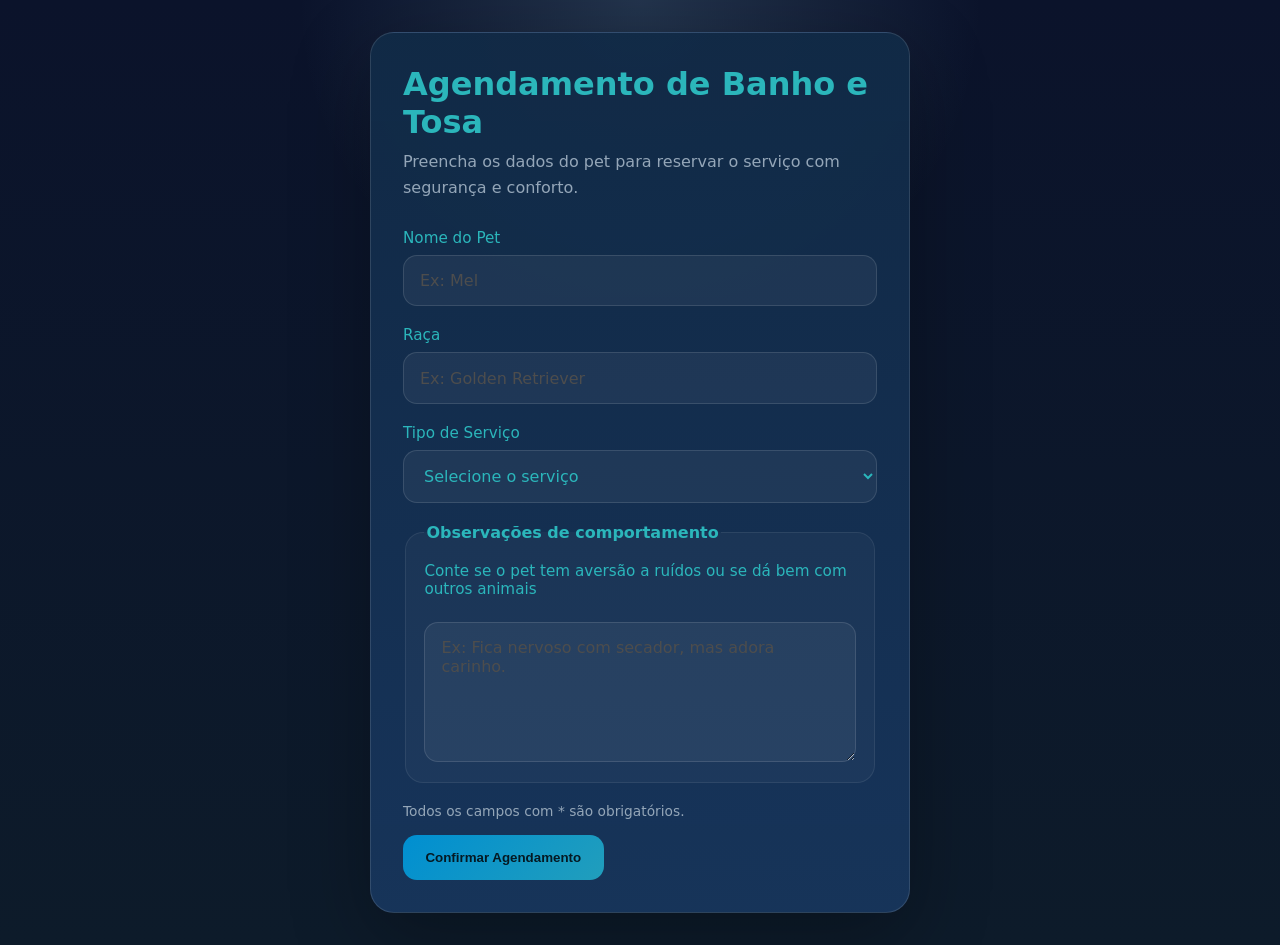
<file: assets/imagens/Downloads - Copia/index.html>
<!DOCTYPE html>
<html lang="pt-BR">
<head>
    <meta charset="UTF-8">
    <meta name="viewport" content="width=device-width, initial-scale=1.0">
    <title>Agendamento de Banho e Tosa</title>
    <style>
        :root {
            color-scheme: dark;
            --bg: #0d1b2a;
            --surface: #112a46;
            --surface-strong: #1b3b65;
            --accent: #008fd1;
            --accent-strong: #219ebc;
            --text: #2bb6bb;
            --muted: #94a6b8;
            --error: #ffb703;
            --border: rgba(255,255,255,0.12);
        }

        * {
            box-sizing: border-box;
        }

        body {
            margin: 0;
            min-height: 100vh;
            font-family: Inter, system-ui, sans-serif;
            background: radial-gradient(circle at top, rgba(142,202,230,0.18), transparent 30%),
                        linear-gradient(180deg, #0b132b 0%, #0d1b2a 100%);
            color: var(--text);
            display: grid;
            place-items: center;
            padding: 2rem;
        }

        main {
            width: min(100%, 540px);
        }

        .card {
            background: linear-gradient(180deg, rgba(17,42,70,0.96), rgba(23,53,91,0.98));
            border: 1px solid var(--border);
            border-radius: 24px;
            box-shadow: 0 24px 80px rgba(0, 0, 0, 0.28);
            padding: 2rem;
        }

        h1 {
            margin: 0 0 0.5rem;
            font-size: clamp(1.75rem, 2.5vw, 2.4rem);
        }

        p {
            margin: 0 0 1.8rem;
            color: var(--muted);
            line-height: 1.6;
        }

        form {
            display: grid;
            gap: 1.25rem;
        }

        label {
            font-size: 0.95rem;
            display: block;
            margin-bottom: 0.5rem;
        }

        input,
        select,
        textarea {
            width: 100%;
            border: 1px solid var(--border);
            border-radius: 14px;
            background: rgba(255,255,255,0.05);
            color: var(--text);
            padding: 0.95rem 1rem;
            transition: border-color 180ms ease, box-shadow 180ms ease, transform 180ms ease;
            font: inherit;
        }

        input::placeholder,
        textarea::placeholder {
            color: rgb(77, 77, 77);
        }

        input:focus,
        select:focus,
        textarea:focus {
            outline: none;
            border-color: var(--accent);
            box-shadow: 0 0 0 4px rgba(142,202,230,0.16);
            transform: translateY(-1px);
        }

        input[type="number"] {
            -moz-appearance: textfield;
        }

        textarea {
            min-height: 140px;
            resize: vertical;
        }

        .fieldset {
            display: grid;
            gap: 1rem;
            padding: 1.25rem 1.15rem;
            border: 1px solid rgba(255,255,255,0.08);
            border-radius: 18px;
            background: rgba(255,255,255,0.03);
        }

        .fieldset legend {
            font-weight: 600;
            color: var(--text);
        }

        .submit-group {
            display: flex;
            justify-content: space-between;
            align-items: center;
            gap: 1rem;
            flex-wrap: wrap;
        }

        button {
            appearance: none;
            border: none;
            border-radius: 14px;
            padding: 0.95rem 1.4rem;
            background: linear-gradient(135deg, var(--accent), var(--accent-strong));
            color: #051923;
            font-weight: 700;
            cursor: pointer;
            transition: transform 160ms ease, box-shadow 160ms ease, filter 160ms ease;
        }

        button:hover {
            transform: translateY(-1px);
            filter: brightness(1.05);
            box-shadow: 0 18px 34px rgba(33, 158, 188, 0.25);
        }

        .hint {
            font-size: 0.86rem;
            color: var(--muted);
        }
    </style>
</head>
<body>
    <main>
        <section class="card" aria-labelledby="form-title">
            <header>
                <h1 id="form-title">Agendamento de Banho e Tosa</h1>
                <p>Preencha os dados do pet para reservar o serviço com segurança e conforto.</p>
            </header>

            <form action="#" method="post" novalidate>
                <div>
                    <label for="pet-name">Nome do Pet</label>
                    <input id="pet-name" name="pet-name" type="text" placeholder="Ex: Mel" required autocomplete="off" />
                </div>

                <div>
                    <label for="pet-breed">Raça</label>
                    <input id="pet-breed" name="pet-breed" type="text" placeholder="Ex: Golden Retriever" required />
                </div>

                <div>
                    <label for="service-type">Tipo de Serviço</label>
                    <select id="service-type" name="service-type" required>
                        <option value="" disabled selected>Selecione o serviço</option>
                        <option value="banho">Banho completo</option>
                        <option value="tosa">Tosa básica</option>
                        <option value="banho-tosa">Banho + Tosa</option>
                        <option value="higiene">Higiene e cuidados</option>
                    </select>
                </div>

                <fieldset class="fieldset">
                    <legend>Observações de comportamento</legend>
                    <label for="pet-notes">Conte se o pet tem aversão a ruídos ou se dá bem com outros animais</label>
                    <textarea id="pet-notes" name="pet-notes" placeholder="Ex: Fica nervoso com secador, mas adora carinho." rows="5"></textarea>
                </fieldset>

                <div class="submit-group">
                    <span class="hint">Todos os campos com * são obrigatórios.</span>
                    <button type="submit">Confirmar Agendamento</button>
                </div>
            </form>
        </section>
    </main>
</body>
</html>
</file>
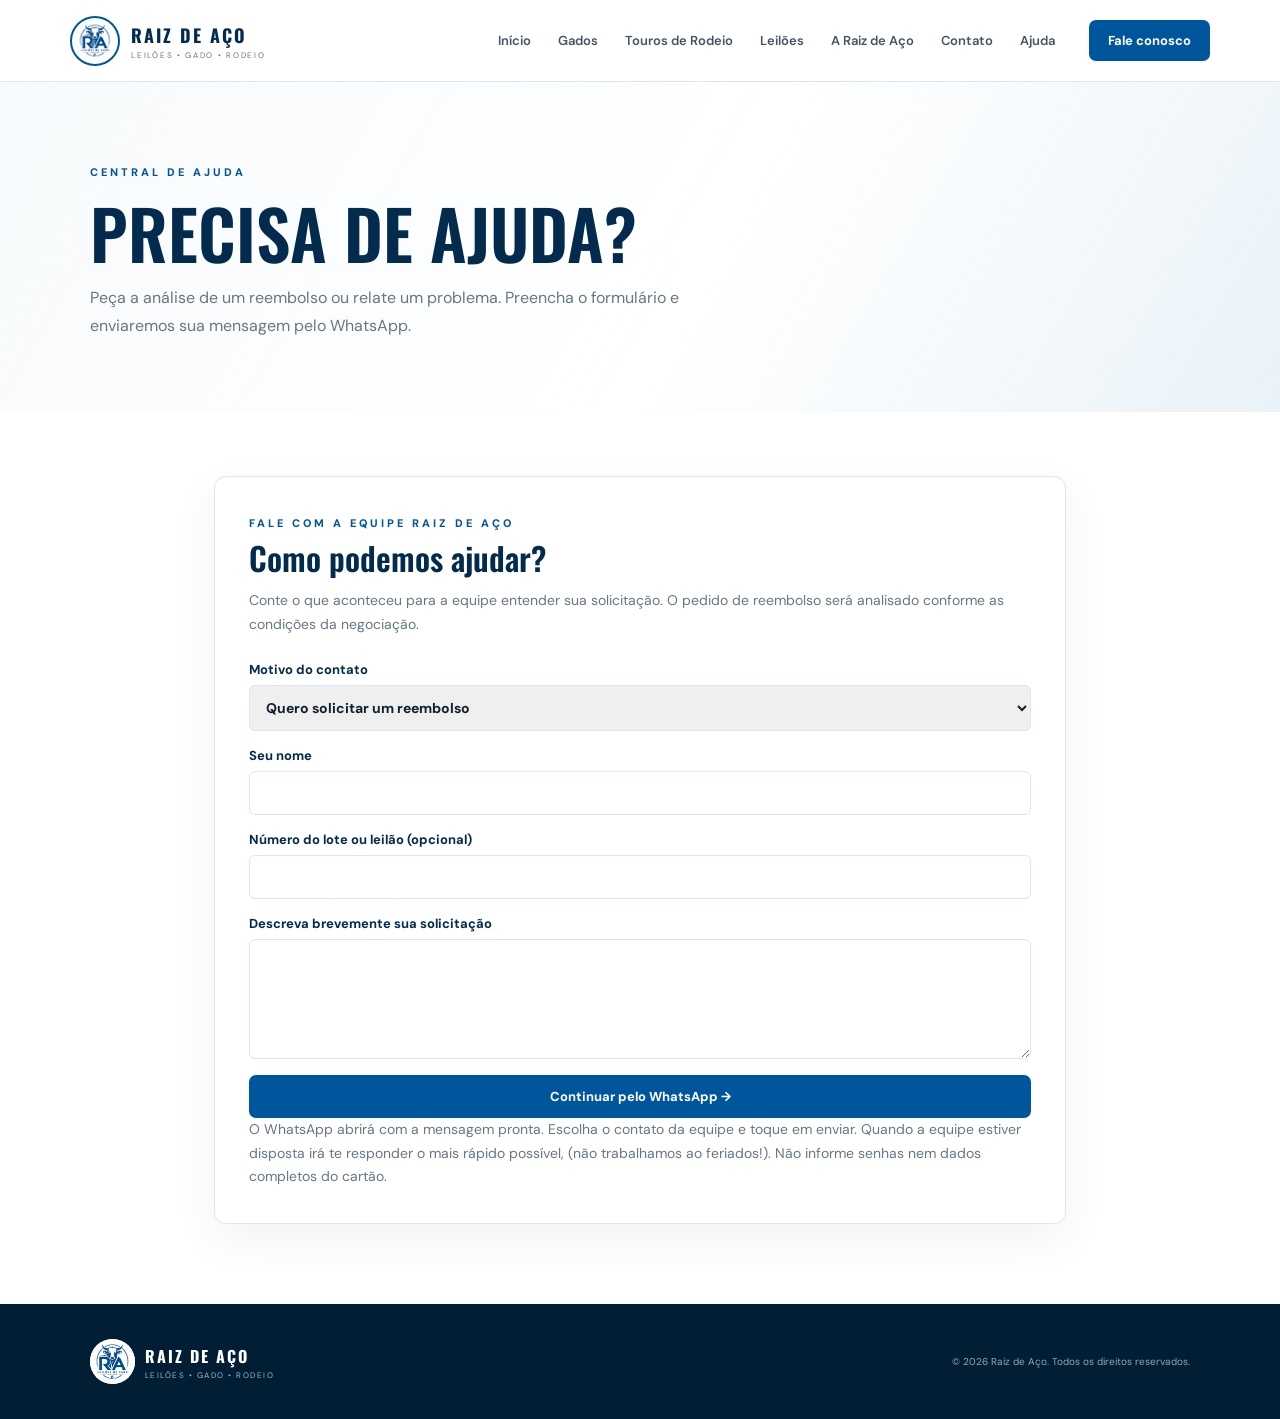
<file: ajuda.html>
<!DOCTYPE html>
<html lang="pt-BR">
<head>
  <meta charset="UTF-8">
  <meta name="viewport" content="width=device-width, initial-scale=1.0">
  <meta name="description" content="Tire dúvidas e saiba como solicitar a análise de um reembolso na Raiz de Aço.">
  <title>Ajuda | Raiz de Aço</title>

  <link rel="preconnect" href="https://fonts.googleapis.com">
  <link rel="preconnect" href="https://fonts.gstatic.com" crossorigin>
  <link href="https://fonts.googleapis.com/css2?family=DM+Sans:wght@400;500;600;700&family=Oswald:wght@500;600;700&display=swap" rel="stylesheet">
  <link rel="stylesheet" href="assets/CSS/style.css">

  <style>
    .help-hero {
      background: linear-gradient(120deg, #f7fafc 0%, #fff 55%, #e9f2f8 100%);
      padding: 78px 7% 72px;
    }

    .help-hero-inner {
      max-width: 1120px;
      margin: 0 auto;
    }

    .help-content {
      max-width: 900px;
      margin: 0 auto;
    }

    .help-hero h1 {
      max-width: 700px;
      margin: 16px 0;
      color: var(--blue-deep);
      font: 600 clamp(42px, 6vw, 68px)/1.05 Oswald, sans-serif;
      text-transform: uppercase;
    }

    .help-hero p {
      max-width: 640px;
      color: var(--muted);
      font-size: 16px;
      line-height: 1.75;
    }

    .help-content {
      display: grid;
      grid-template-columns: 1fr;
      padding: 64px 24px 80px;
    }

    .help-panel {
      padding: 34px;
      border: 1px solid var(--line);
      border-radius: 12px;
      background: #fff;
      box-shadow: 0 15px 45px rgba(18, 52, 74, .06);
    }

    .help-panel h2 {
      margin: 8px 0 12px;
      color: var(--blue-deep);
      font: 600 32px/1.15 Oswald, sans-serif;
    }

    .help-intro,
    .help-note {
      color: var(--muted);
      font-size: 14px;
      line-height: 1.7;
    }

    .help-form {
      display: grid;
      gap: 16px;
      margin-top: 24px;
    }

    .help-form label {
      display: grid;
      gap: 7px;
      color: var(--blue-deep);
      font-size: 13px;
      font-weight: 700;
    }

    .help-form input,
    .help-form select,
    .help-form textarea {
      width: 100%;
      padding: 12px;
      border: 1px solid var(--line);
      border-radius: 6px;
      color: var(--ink);
      font: inherit;
      font-size: 14px;
    }

    .help-form textarea {
      min-height: 120px;
      resize: vertical;
    }

    .help-form input:focus,
    .help-form select:focus,
    .help-form textarea:focus {
      border-color: var(--blue);
      outline: 2px solid rgba(38, 91, 125, .15);
    }

    .help-contact {
      display: inline-flex;
      align-items: center;
      justify-content: center;
      padding: 13px 18px;
      border: 0;
      border-radius: 7px;
      background: var(--blue);
      color: #fff;
      font-size: 13px;
      font-weight: 700;
      cursor: pointer;
      transition: background .2s, transform .2s;
    }

    .help-contact:hover {
      transform: translateY(-2px);
      background: var(--blue-dark);
    }

    @media (max-width: 800px) {
      .help-content {
        grid-template-columns: 1fr;
        padding: 42px 5% 60px;
      }

      .help-hero {
        padding: 62px 6%;
      }
    }

    @media (max-width: 600px) {
      .help-panel {
        padding: 25px 20px;
      }

      .help-hero p {
        font-size: 14px;
      }
    }
  </style>
</head>
<body>
  <header class="header">
    <a href="index.html#inicio" class="brand">
      <img src="assets/imagens/logo.png" alt="Raiz de Aço" class="brand-logo">
      <span>
        <strong>RAIZ DE AÇO</strong>
        <small>LEILÕES • GADO • RODEIO</small>
      </span>
    </a>

    <button class="menu-toggle" type="button" aria-label="Abrir menu" aria-expanded="false">☰</button>
    <nav class="menu" aria-label="Navegação principal">
      <a href="index.html#inicio">Início</a>
      <a href="index.html#gado">Gados</a>
      <a href="index.html#rodeio">Touros de Rodeio</a>
      <a href="index.html#leiloes">Leilões</a>
      <a href="index.html#sobre">A Raiz de Aço</a>
      <a href="index.html#contato">Contato</a>
      <a href="ajuda.html" aria-current="page">Ajuda</a>
    </nav>
    <a href="index.html#contato" class="header-cta">Fale conosco</a>
  </header>

  <main>
    <section class="help-hero">
      <div class="help-hero-inner">
        <span class="eyebrow blue">CENTRAL DE AJUDA</span>
        <h1>Precisa de ajuda?</h1>
        <p>Peça a análise de um reembolso ou relate um problema. Preencha o formulário e enviaremos sua mensagem pelo WhatsApp.</p>
      </div>
    </section>

    <div class="help-content">
      <section class="help-panel" aria-labelledby="help-form-title">
        <span class="eyebrow blue">FALE COM A EQUIPE RAIZ DE AÇO</span>
        <h2 id="help-form-title">Como podemos ajudar?</h2>
        <p class="help-intro">Conte o que aconteceu para a equipe entender sua solicitação. O pedido de reembolso será analisado conforme as condições da negociação.</p>

        <form class="help-form" id="helpRequestForm">
          <label for="helpRequestType">
            Motivo do contato
            <select id="helpRequestType" required>
              <option value="Solicitação de análise de reembolso">Quero solicitar um reembolso</option>
              <option value="Relato de problema">Quero relatar um problema</option>
            </select>
          </label>
          <label for="helpName">
            Seu nome
            <input id="helpName" type="text" autocomplete="name" required>
          </label>
          <label for="helpNegotiation">
            Número do lote ou leilão (opcional)
            <input id="helpNegotiation" type="text">
          </label>
          <label for="helpDescription">
            Descreva brevemente sua solicitação
            <textarea id="helpDescription" required></textarea>
          </label>
          <button class="help-contact" type="submit">Continuar pelo WhatsApp →</button>
        </form>
        <p class="help-note">O WhatsApp abrirá com a mensagem pronta. Escolha o contato da equipe e toque em enviar. Quando a equipe estiver disposta irá te responder o mais rápido possível, (não trabalhamos ao feriados!). Não informe senhas nem dados completos do cartão.</p>
      </section>
    </div>
  </main>

  <footer>
    <div class="footer-brand">
      <img src="assets/imagens/logo.png" alt="">
      <div>
        <strong>RAIZ DE AÇO</strong>
        <span>LEILÕES • GADO • RODEIO</span>
      </div>
    </div>
    <p>© 2026 Raiz de Aço. Todos os direitos reservados.</p>
  </footer>

  <script>
    const menuToggle = document.querySelector(".menu-toggle");
    const menu = document.querySelector(".menu");

    menuToggle.addEventListener("click", () => {
      const isOpen = menu.classList.toggle("open");
      menuToggle.setAttribute("aria-expanded", String(isOpen));
    });

    menu.querySelectorAll("a").forEach(link => {
      link.addEventListener("click", () => {
        menu.classList.remove("open");
        menuToggle.setAttribute("aria-expanded", "false");
      });
    });

    document.getElementById("helpRequestForm").addEventListener("submit", event => {
      event.preventDefault();

      const requestType = document.getElementById("helpRequestType").value;
      const name = document.getElementById("helpName").value.trim();
      const negotiation = document.getElementById("helpNegotiation").value.trim();
      const description = document.getElementById("helpDescription").value.trim();
      const message = [
        `Olá! Gostaria de fazer uma ${requestType.toLocaleLowerCase("pt-BR")}.`,
        `Nome: ${name}`,
        negotiation ? `Lote/leilão: ${negotiation}` : "",
        `Descrição: ${description}`
      ].filter(Boolean).join("\n");
      const whatsappUrl = `https://api.whatsapp.com/send?text=${encodeURIComponent(message)}`;

      window.open(whatsappUrl, "_blank", "noopener,noreferrer");
    });
  </script>
</body>
</html>
</file>
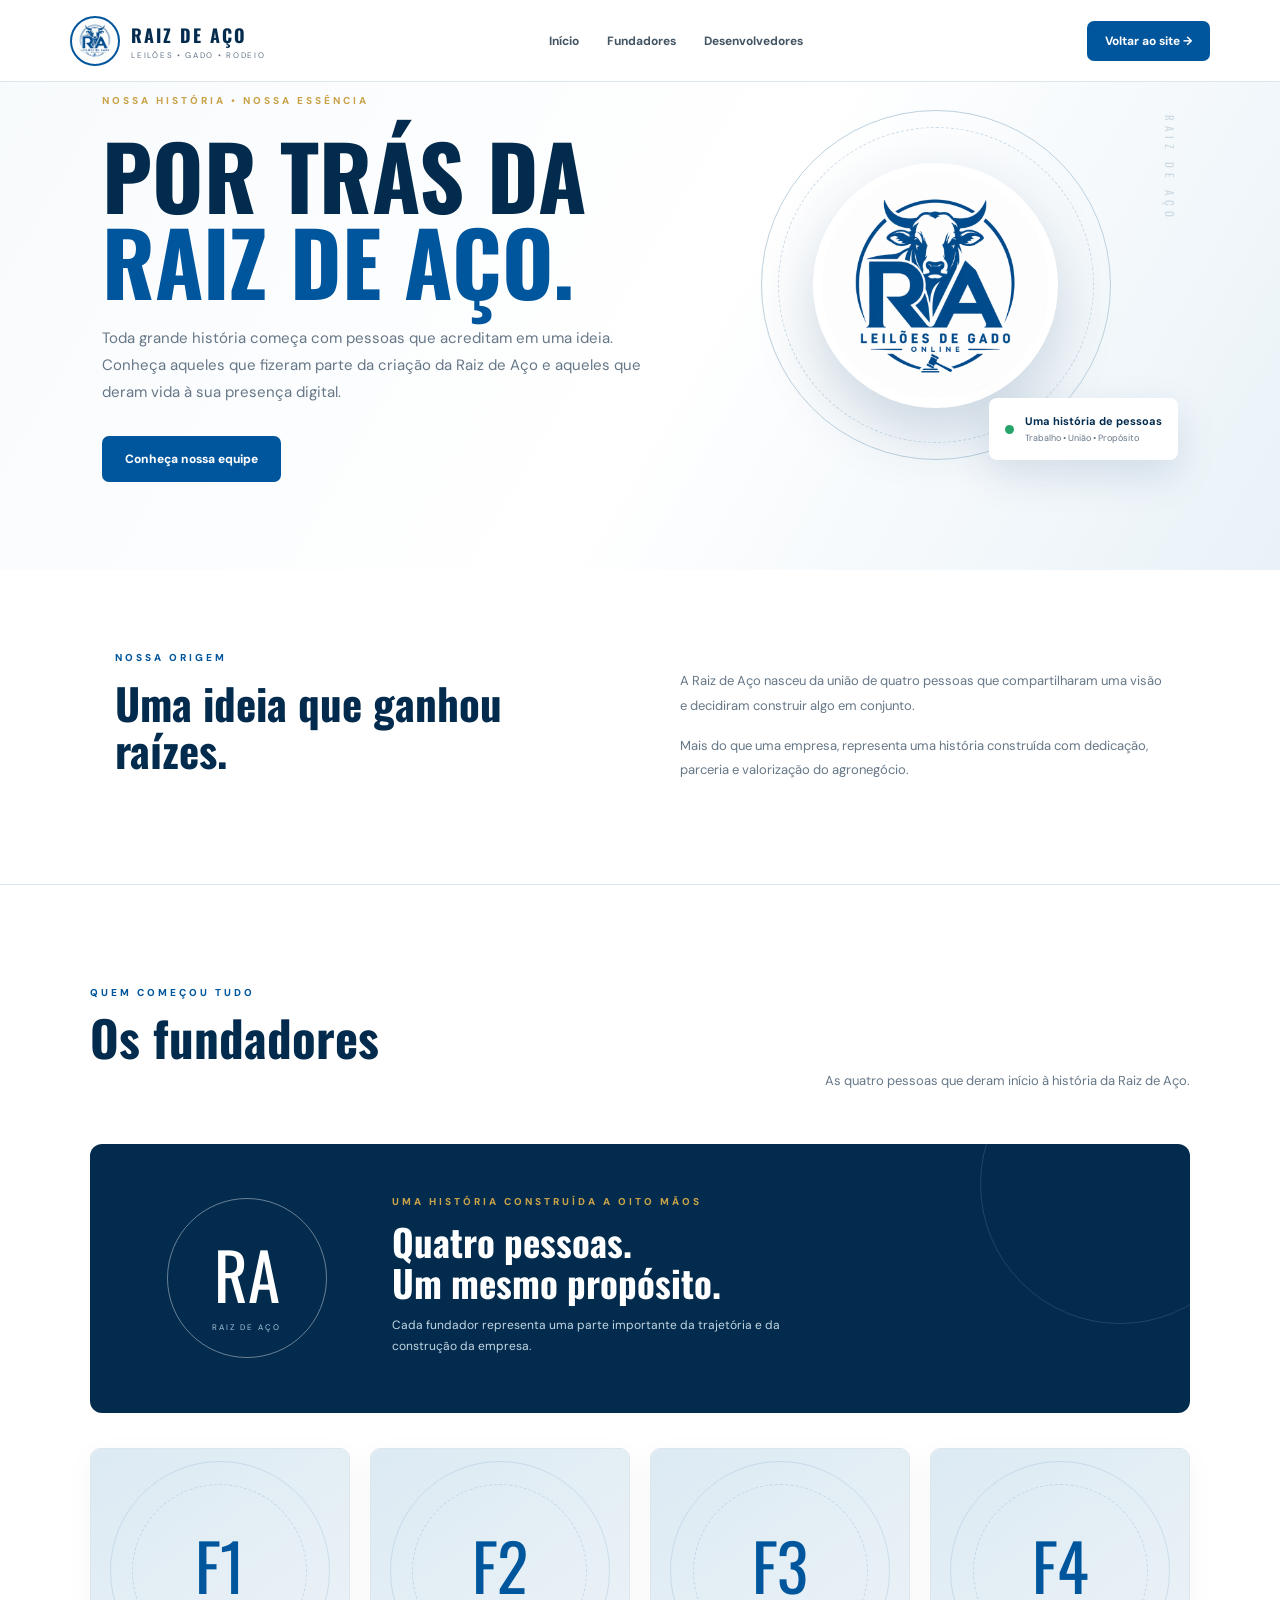
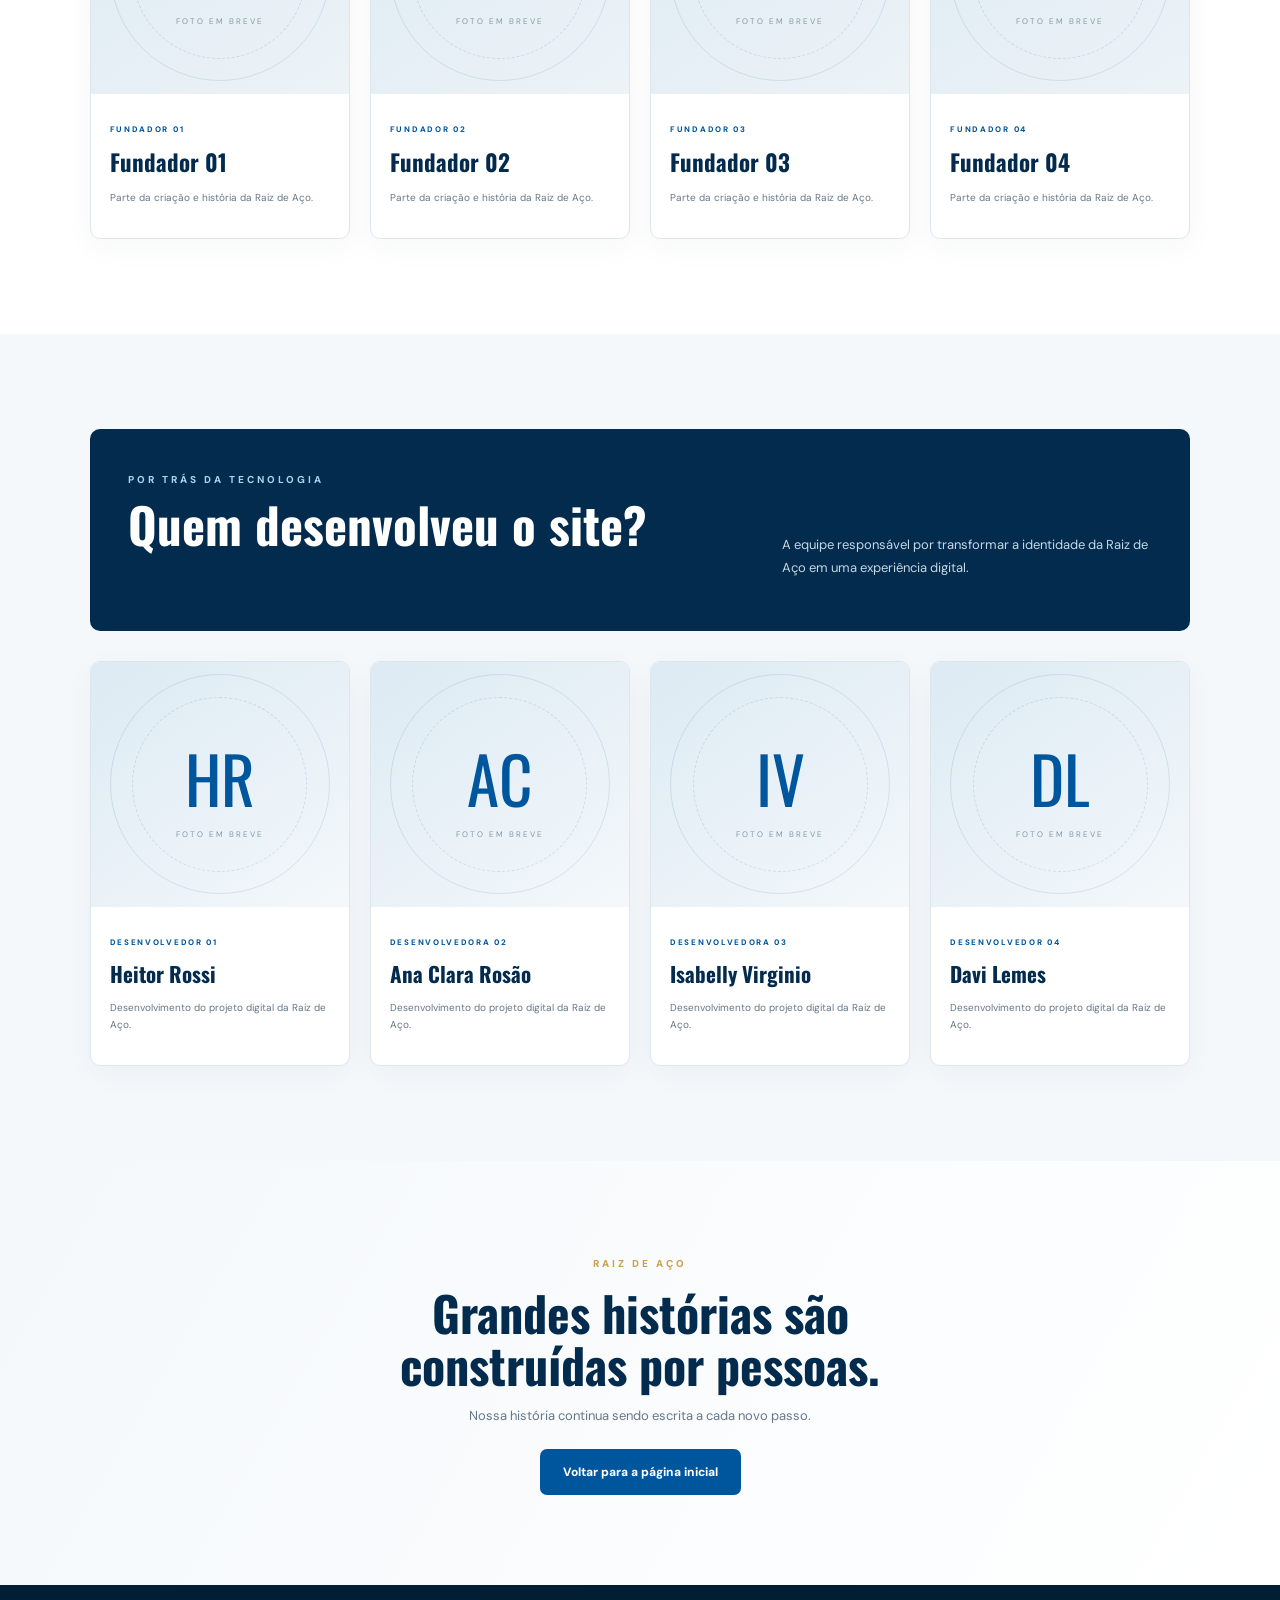
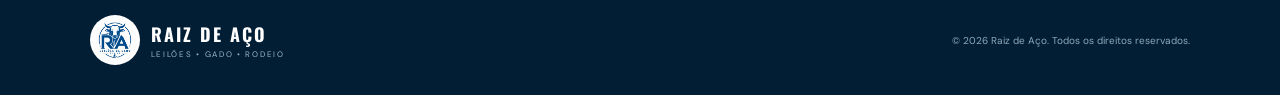
<file: sobre-nos.html>
<!DOCTYPE html>
<html lang="pt-BR">

<head>
    <meta charset="UTF-8">
    <meta name="viewport" content="width=device-width, initial-scale=1.0">

    <meta name="description" content="Conheça os fundadores e desenvolvedores da Raiz de Aço.">

    <title>Quem Somos | Raiz de Aço</title>

    <link rel="preconnect" href="https://fonts.googleapis.com">
    <link rel="preconnect" href="https://fonts.gstatic.com" crossorigin>

    <link href="https://fonts.googleapis.com/css2?family=DM+Sans:wght@400;500;600;700;800&family=Oswald:wght@500;600;700&display=swap"
        rel="stylesheet">

    <link rel="stylesheet" href="./assets/CSS/sobre-nos.css">
</head>

<body class="ra-equipe">

    <!-- CABEÇALHO -->
    <header class="ra-header">

        <a href="index.html" class="ra-brand">
            <img src="./assets/imagens/logo.png" alt="Raiz de Aço">

            <span>
                <strong>RAIZ DE AÇO</strong>
                <small>LEILÕES • GADO • RODEIO</small>
            </span>
        </a>

        <nav class="ra-menu" id="nav01">
            <a href="#inicio">Início</a>
            <a href="#fundadores">Fundadores</a>
            <a href="#desenvolvedores">Desenvolvedores</a>
        </nav>

        <a href="index.html" class="ra-header-btn">
            Voltar ao site →
        </a>

    </header>


    <main id="inicio">

        <!-- APRESENTAÇÃO -->
        <section class="ra-hero">

            <div class="ra-hero-content">

                <span class="ra-eyebrow">NOSSA HISTÓRIA • NOSSA ESSÊNCIA</span>

                <h1>
                    Por trás da<br>
                    <em>Raiz de Aço.</em>
                </h1>

                <p>
                    Toda grande história começa com pessoas que acreditam em uma ideia.
                    Conheça aqueles que fizeram parte da criação da Raiz de Aço e
                    aqueles que deram vida à sua presença digital.
                </p>

                <a href="#fundadores" class="ra-primary-btn">
                    Conheça nossa equipe 
                </a>

            </div>

            <div class="ra-hero-visual">

                <div class="ra-hero-circle"></div>

                <div class="ra-hero-logo">
                    <img src="./assets/imagens/logo.png" alt="Logo Raiz de Aço">
                </div>

                <span class="ra-vertical">RAIZ DE AÇO</span>

                <div class="ra-floating">
                    <span></span>
                    <div>
                        <strong>Uma história de pessoas</strong>
                        <small>Trabalho • União • Propósito</small>
                    </div>
                </div>

            </div>

        </section>


        <!-- HISTÓRIA -->
        <section class="ra-history">

            <div class="ra-history-title">
                <span class="ra-eyebrow ra-blue">NOSSA ORIGEM</span>
                <h2>Uma ideia que ganhou raízes.</h2>
            </div>

            <div class="ra-history-text">
                <p>
                    A Raiz de Aço nasceu da união de quatro pessoas que compartilharam
                    uma visão e decidiram construir algo em conjunto.
                </p>

                <p>
                    Mais do que uma empresa, representa uma história construída
                    com dedicação, parceria e valorização do agronegócio.
                </p>
            </div>

        </section>


        <!-- FUNDADORES -->
        <section class="ra-section" id="fundadores">

            <div class="ra-section-heading">

                <div>
                    <span class="ra-eyebrow ra-blue">QUEM COMEÇOU TUDO</span>
                    <h2>Os fundadores</h2>
                </div>

                <p>
                    As quatro pessoas que deram início à história
                    da Raiz de Aço.
                </p>

            </div>


            <div class="ra-founder-feature">

                <div class="ra-founder-symbol">
                    <span>RA</span>
                    <small>RAIZ DE AÇO</small>
                </div>

                <div>
                    <span class="ra-eyebrow">UMA HISTÓRIA CONSTRUÍDA A OITO MÃOS</span>

                    <h3>Quatro pessoas.<br>Um mesmo propósito.</h3>

                    <p>
                        Cada fundador representa uma parte importante
                        da trajetória e da construção da empresa.
                    </p>
                </div>

            </div>


            <div class="ra-people-grid">

                <article class="ra-person-card">

                    <div class="ra-person-photo">
                        <span>F1</span>
                        <small>FOTO EM BREVE</small>
                    </div>

                    <div class="ra-person-info">
                        <span>FUNDADOR 01</span>
                        <h3>Fundador 01</h3>
                        <p>Parte da criação e história da Raiz de Aço.</p>
                    </div>

                </article>


                <article class="ra-person-card">

                    <div class="ra-person-photo">
                        <span>F2</span>
                        <small>FOTO EM BREVE</small>
                    </div>

                    <div class="ra-person-info">
                        <span>FUNDADOR 02</span>
                        <h3>Fundador 02</h3>
                        <p>Parte da criação e história da Raiz de Aço.</p>
                    </div>

                </article>


                <article class="ra-person-card">

                    <div class="ra-person-photo">
                        <span>F3</span>
                        <small>FOTO EM BREVE</small>
                    </div>

                    <div class="ra-person-info">
                        <span>FUNDADOR 03</span>
                        <h3>Fundador 03</h3>
                        <p>Parte da criação e história da Raiz de Aço.</p>
                    </div>

                </article>


                <article class="ra-person-card">

                    <div class="ra-person-photo">
                        <span>F4</span>
                        <small>FOTO EM BREVE</small>
                    </div>

                    <div class="ra-person-info">
                        <span>FUNDADOR 04</span>
                        <h3>Fundador 04</h3>
                        <p>Parte da criação e história da Raiz de Aço.</p>
                    </div>

                </article>

            </div>

        </section>


        <!-- DESENVOLVEDORES -->
        <section class="ra-developers" id="desenvolvedores">

            <div class="ra-section-heading ra-developers-heading">

                <div>
                    <span class="ra-eyebrow">POR TRÁS DA TECNOLOGIA</span>
                    <h2>Quem desenvolveu o site?</h2>
                </div>

                <p>
                    A equipe responsável por transformar a identidade
                    da Raiz de Aço em uma experiência digital.
                </p>

            </div>


            <div class="ra-people-grid">

                <article class="ra-person-card ra-dev-card">

                    <div class="ra-person-photo">
                        <span>HR</span>
                        <small>FOTO EM BREVE</small>
                    </div>

                    <div class="ra-person-info">
                        <span>DESENVOLVEDOR 01</span>
                        <h3>Heitor Rossi</h3>
                        <p>Desenvolvimento do projeto digital da Raiz de Aço.</p>
                    </div>

                </article>


                <article class="ra-person-card ra-dev-card">

                    <div class="ra-person-photo">
                        <span>AC</span>
                        <small>FOTO EM BREVE</small>
                    </div>

                    <div class="ra-person-info">
                        <span>DESENVOLVEDORA 02</span>
                        <h3>Ana Clara Rosão</h3>
                        <p>Desenvolvimento do projeto digital da Raiz de Aço.</p>
                    </div>

                </article>


                <article class="ra-person-card ra-dev-card">

                    <div class="ra-person-photo">
                        <span>IV</span>
                        <small>FOTO EM BREVE</small>
                    </div>

                    <div class="ra-person-info">
                        <span>DESENVOLVEDORA 03</span>
                        <h3>Isabelly Virginio</h3>
                        <p>Desenvolvimento do projeto digital da Raiz de Aço.</p>
                    </div>

                </article>


                <article class="ra-person-card ra-dev-card">

                    <div class="ra-person-photo">
                        <span>DL</span>
                        <small>FOTO EM BREVE</small>
                    </div>

                    <div class="ra-person-info">
                        <span>DESENVOLVEDOR 04</span>
                        <h3>Davi Lemes</h3>
                        <p>Desenvolvimento do projeto digital da Raiz de Aço.</p>
                    </div>

                </article>

            </div>

        </section>


        <!-- FINAL -->
        <section class="ra-final">

            <span class="ra-eyebrow">RAIZ DE AÇO</span>

            <h2>Grandes histórias são construídas por pessoas.</h2>

            <p>
                Nossa história continua sendo escrita a cada novo passo.
            </p>

            <a href="index.html" class="ra-primary-btn">
                Voltar para a página inicial 
            </a>

        </section>

    </main>


    <!-- RODAPÉ -->
    <footer class="ra-footer">

        <div class="ra-brand">
            <img src="./assets/imagens/logo.png" alt="Raiz de Aço">

            <span>
                <strong>RAIZ DE AÇO</strong>
                <small>LEILÕES • GADO • RODEIO</small>
            </span>
        </div>

        <p>© 2026 Raiz de Aço. Todos os direitos reservados.</p>

    </footer>

</body>
</html>
</file>
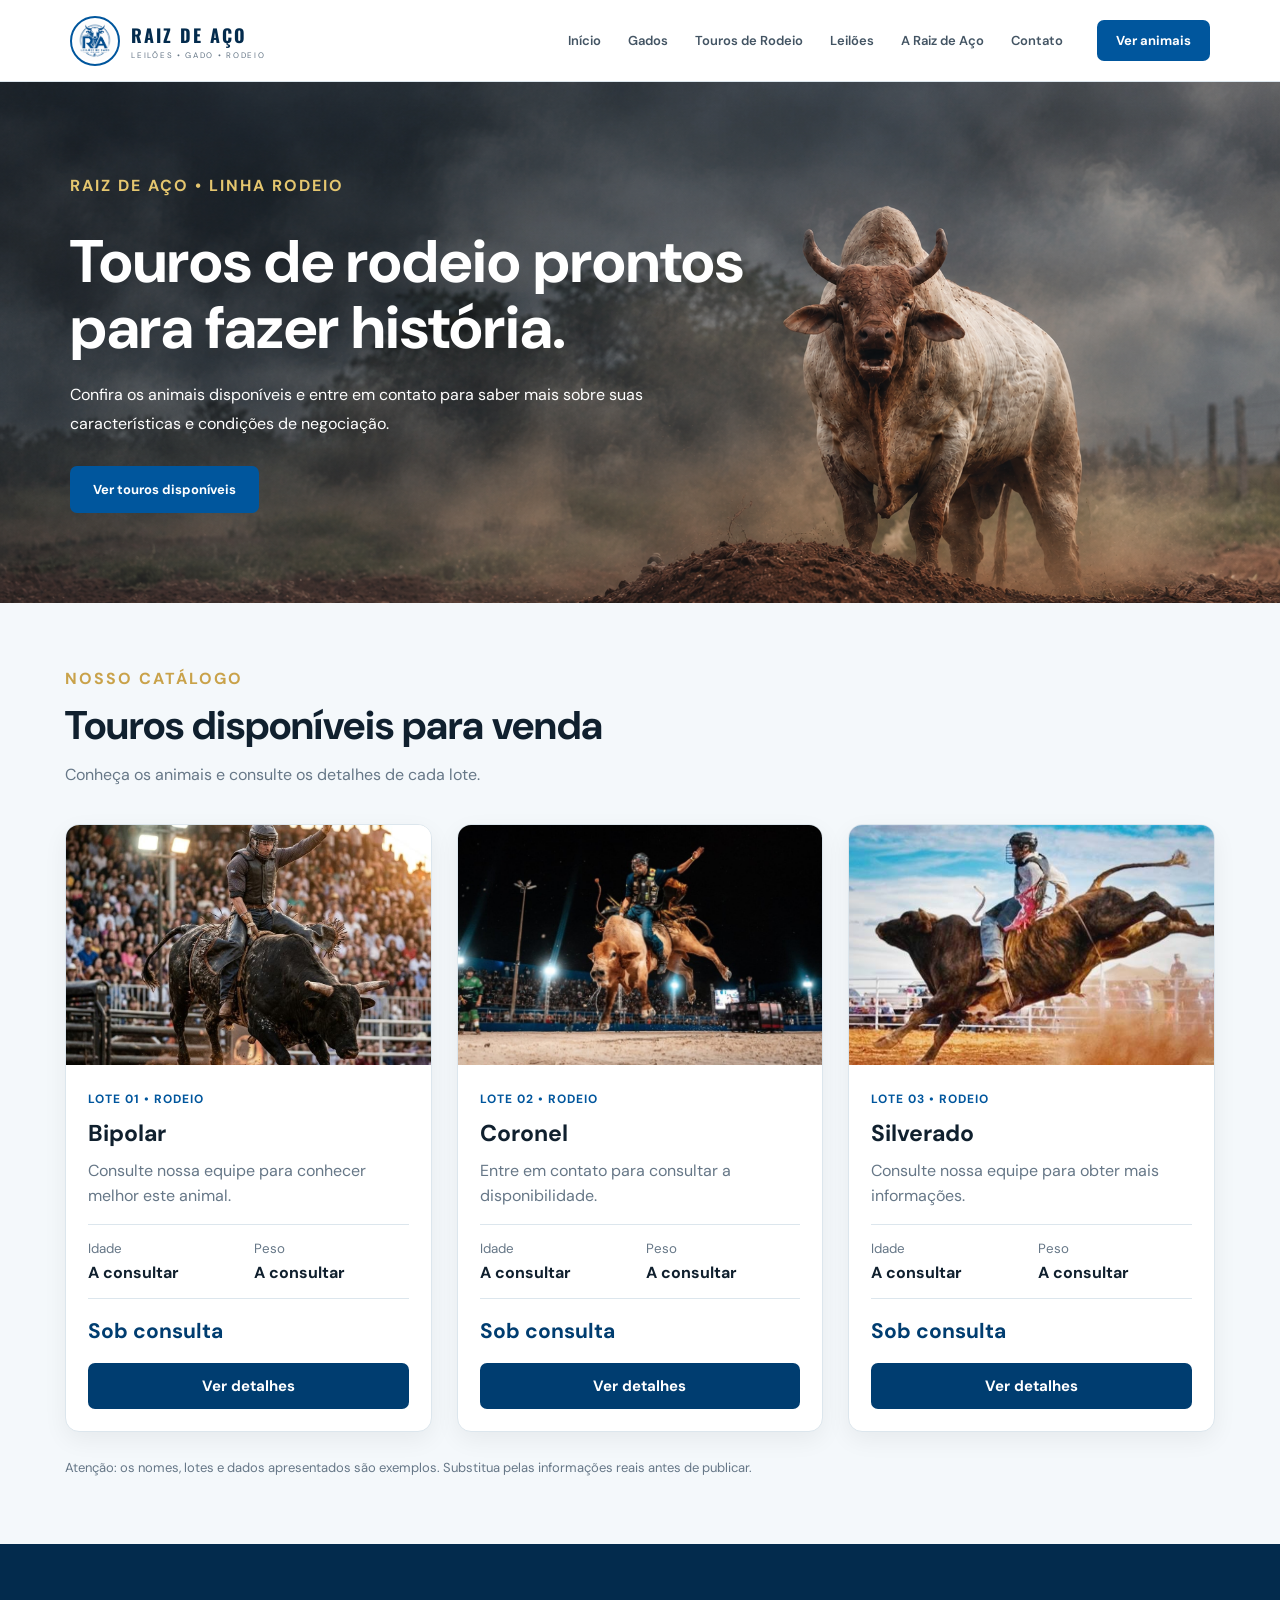
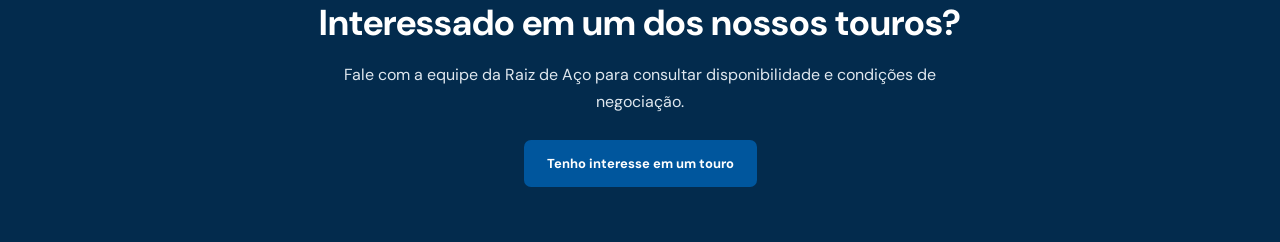
<file: touros-rodeio.html>
<!DOCTYPE html>
<html lang="pt-BR">
<head>
  <meta charset="UTF-8">
  <meta name="viewport" content="width=device-width, initial-scale=1.0">

  <title>Touros de Rodeio | Raiz de Aço</title>

  <link rel="stylesheet" href="assets/CSS/style.css">

  <link rel="preconnect" href="https://fonts.googleapis.com">
  <link rel="preconnect" href="https://fonts.gstatic.com" crossorigin>
  <link href="https://fonts.googleapis.com/css2?family=DM+Sans:wght@400;500;600;700&family=Oswald:wght@500;600;700&display=swap" rel="stylesheet">

  <style>
    .touros-hero {
      padding: 90px 20px;
      color: white;
      background:
  url("assets/imagens/touro.png") center/cover;
    }
    .touros-container {
      width: min(1150px, 92%);
      margin: auto;
    }

    .touros-hero h1 {
      max-width: 750px;
      font-size: clamp(36px, 5vw, 60px);
      line-height: 1.1;
      margin-bottom: 20px;
    }

    .touros-hero p {
      max-width: 650px;
      line-height: 1.8;
      margin-bottom: 28px;
    }

    .touros-catalogo {
      padding: 65px 0;
      background: #F4F8FB;
    }

    .touros-titulo {
      margin-bottom: 35px;
    }

    .touros-titulo span {
      color: #C9A24A;
      font-weight: bold;
      text-transform: uppercase;
      letter-spacing: 2px;
    }

    .touros-titulo h2 {
      color: #10202E;
      font-size: clamp(28px, 4vw, 40px);
      margin: 10px 0;
    }

    .touros-titulo p {
      color: #667787;
      line-height: 1.7;
    }

    .touros-grid {
      display: grid;
      grid-template-columns: repeat(3, minmax(0, 1fr));
      gap: 25px;
    }

    .touro-card {
      overflow: hidden;
      background: white;
      border: 1px solid #DCE6ED;
      border-radius: 14px;
      box-shadow: 0 8px 25px rgba(0,0,0,.06);
    }

    .touro-card img {
      display: block;
      width: 100%;
      height: 240px;
      object-fit: cover;
    }

    .touro-conteudo {
      padding: 22px;
    }

    .touro-lote {
      color: #00569D;
      font-size: 12px;
      font-weight: bold;
      letter-spacing: 1px;
    }

    .touro-conteudo h3 {
      color: #10202E;
      font-size: 23px;
      margin: 10px 0;
    }

    .touro-conteudo p {
      color: #667787;
      line-height: 1.6;
    }

    .touro-info {
      display: grid;
      grid-template-columns: 1fr 1fr;
      gap: 12px;
      padding: 15px 0;
      margin-top: 15px;
      border-top: 1px solid #DCE6ED;
      border-bottom: 1px solid #DCE6ED;
    }

    .touro-info small {
      display: block;
      color: #667787;
    }

    .touro-info strong {
      display: block;
      margin-top: 5px;
      color: #10202E;
    }

    .touro-valor {
      margin: 18px 0;
      color: #003D70;
      font-size: 21px;
      font-weight: bold;
    }

    .touro-botao {
      display: block;
      width: 100%;
      padding: 13px;
      border: none;
      border-radius: 7px;
      background: #003D70;
      color: white;
      font-size: 15px;
      font-weight: bold;
      cursor: pointer;
      text-align: center;
      text-decoration: none;
      box-sizing: border-box;
    }

    .touro-botao:hover {
      background: #00569D;
    }

    .touro-detalhes {
      display: none;
      margin-top: 15px;
      padding: 12px;
      border-radius: 7px;
      background: #F4F8FB;
      color: #667787;
      line-height: 1.6;
    }

    .touro-detalhes.aberto {
      display: block;
    }

    .touros-contato {
      padding: 55px 20px;
      background: #032B4D;
      color: white;
      text-align: center;
    }

    .touros-contato h2 {
      font-size: clamp(25px, 4vw, 36px);
      margin-bottom: 15px;
    }

    .touros-contato p {
      max-width: 650px;
      margin: 0 auto 25px;
      line-height: 1.7;
      color: #E0E8EF;
    }

    .touros-contato .btn {
      display: inline-block;
      text-decoration: none;
    }

    @media (max-width: 900px) {
      .touros-grid {
        grid-template-columns: repeat(2, minmax(0, 1fr));
      }
    }

    @media (max-width: 600px) {
      .touros-grid {
        grid-template-columns: 1fr;
      }

      .touros-hero {
        padding: 65px 20px;
      }
    }
  </style>
</head>

<body>

<header class="header">
  <a href="index.html" class="brand">
    <img src="assets/imagens/logo.png" alt="Raiz de Aço" class="brand-logo">

    <span>
      <strong>RAIZ DE AÇO</strong>
      <small>LEILÕES • GADO • RODEIO</small>
    </span>
  </a>

  <button class="menu-toggle" type="button" aria-label="Abrir menu">
    ☰
  </button>

  <nav class="menu">
    <a href="index.html#inicio">Início</a>
    <a href="index.html#gado">Gados</a>
    <a href="index.html#rodeio">Touros de Rodeio</a>
    <a href="index.html#leiloes">Leilões</a>
    <a href="index.html#sobre">A Raiz de Aço</a>
    <a href="index.html#contato">Contato</a>
  </nav>

  <a href="index.html#gado" class="header-cta">Ver animais</a>
</header>

  <main>

    <section class="touros-hero">
      <div class="touros-container">

        <p style="color:#E5C66F;font-weight:bold;letter-spacing:2px;">
          RAIZ DE AÇO • LINHA RODEIO
        </p>

        <h1>
          Touros de rodeio prontos para fazer história.
        </h1>

        <p>
          Confira os animais disponíveis e entre em contato
          para saber mais sobre suas características e condições
          de negociação.
        </p>

        <a href="#catalogo" class="btn btn-primary">
          Ver touros disponíveis 
        </a>

      </div>
    </section>

    <section class="touros-catalogo" id="catalogo">
      <div class="touros-container">

        <div class="touros-titulo">
          <span>Nosso catálogo</span>
          <h2>Touros disponíveis para venda</h2>
          <p>
            Conheça os animais e consulte os detalhes de cada lote.
          </p>
        </div>

        <div class="touros-grid">

          <!-- TOURO 1 -->
          <article class="touro-card">

            <img
              src="assets/imagens/bipolar.jpeg"
              alt="Touro Bipolar"
              loading="lazy"
            >

            <div class="touro-conteudo">
              <span class="touro-lote">LOTE 01 • RODEIO</span>

              <h3>Bipolar</h3>

              <p>
                Consulte nossa equipe para conhecer melhor este animal.
              </p>

              <div class="touro-info">
                <div>
                  <small>Idade</small>
                  <strong>A consultar</strong>
                </div>

                <div>
                  <small>Peso</small>
                  <strong>A consultar</strong>
                </div>
              </div>

              <div class="touro-valor">Sob consulta</div>

              <button class="touro-botao" type="button">
                Ver detalhes 
              </button>

              <div class="touro-detalhes">
                Entre em contato para receber informações sobre
                origem, idade, peso, histórico e negociação.
              </div>
            </div>

          </article>

          <!-- TOURO 2 -->
          <article class="touro-card">

            <img
              src="assets/imagens/coronel.jpg"
              alt="Touro Coronel"
              loading="lazy"
            >

            <div class="touro-conteudo">
              <span class="touro-lote">LOTE 02 • RODEIO</span>

              <h3>Coronel</h3>

              <p>
                Entre em contato para consultar a disponibilidade.
              </p>

              <div class="touro-info">
                <div>
                  <small>Idade</small>
                  <strong>A consultar</strong>
                </div>

                <div>
                  <small>Peso</small>
                  <strong>A consultar</strong>
                </div>
              </div>

              <div class="touro-valor">Sob consulta</div>

              <button class="touro-botao" type="button">
                Ver detalhes 
              </button>

              <div class="touro-detalhes">
                Solicite informações sobre as características do
                animal e as condições de negociação.
              </div>
            </div>

          </article>

          <!-- TOURO 3 -->
          <article class="touro-card">

            <img
              src="assets/imagens/silverado.jfif"
              alt="Touro Silverado"
              loading="lazy"
            >

            <div class="touro-conteudo">
              <span class="touro-lote">LOTE 03 • RODEIO</span>

              <h3>Silverado</h3>

              <p>
                Consulte nossa equipe para obter mais informações.
              </p>

              <div class="touro-info">
                <div>
                  <small>Idade</small>
                  <strong>A consultar</strong>
                </div>

                <div>
                  <small>Peso</small>
                  <strong>A consultar</strong>
                </div>
              </div>

              <div class="touro-valor">Sob consulta</div>

              <button class="touro-botao" type="button">
                Ver detalhes 
              </button>

              <div class="touro-detalhes">
                Entre em contato para verificar disponibilidade,
                dados do animal e condições de compra.
              </div>
            </div>

          </article>

        </div>

        <p style="margin-top:25px;color:#667787;font-size:13px;line-height:1.7;">
          Atenção: os nomes, lotes e dados apresentados são exemplos.
          Substitua pelas informações reais antes de publicar.
        </p>

      </div>
    </section>

    <section class="touros-contato">
      <h2>Interessado em um dos nossos touros?</h2>

      <p>
        Fale com a equipe da Raiz de Aço para consultar
        disponibilidade e condições de negociação.
      </p>

      <a href="index.html#contato" class="btn btn-primary">
        Tenho interesse em um touro 
      </a>
    </section>

  </main>

  <script>
    const menuToggle = document.querySelector(".menu-toggle");
    const menu = document.querySelector(".menu");

    menuToggle?.addEventListener("click", () => {
      menu?.classList.toggle("open");
    });

    document.querySelectorAll(".menu a").forEach(link => {
      link.addEventListener("click", () => {
        menu?.classList.remove("open");
      });
    });

    document.querySelectorAll(".touro-botao").forEach(button => {
      button.addEventListener("click", () => {
        const detalhes = button.nextElementSibling;
        const aberto = detalhes.classList.toggle("aberto");

        button.textContent = aberto
          ? "Ocultar detalhes −"
          : "Ver detalhes +";
      });
    });
  </script>

</body>
</html>
</file>
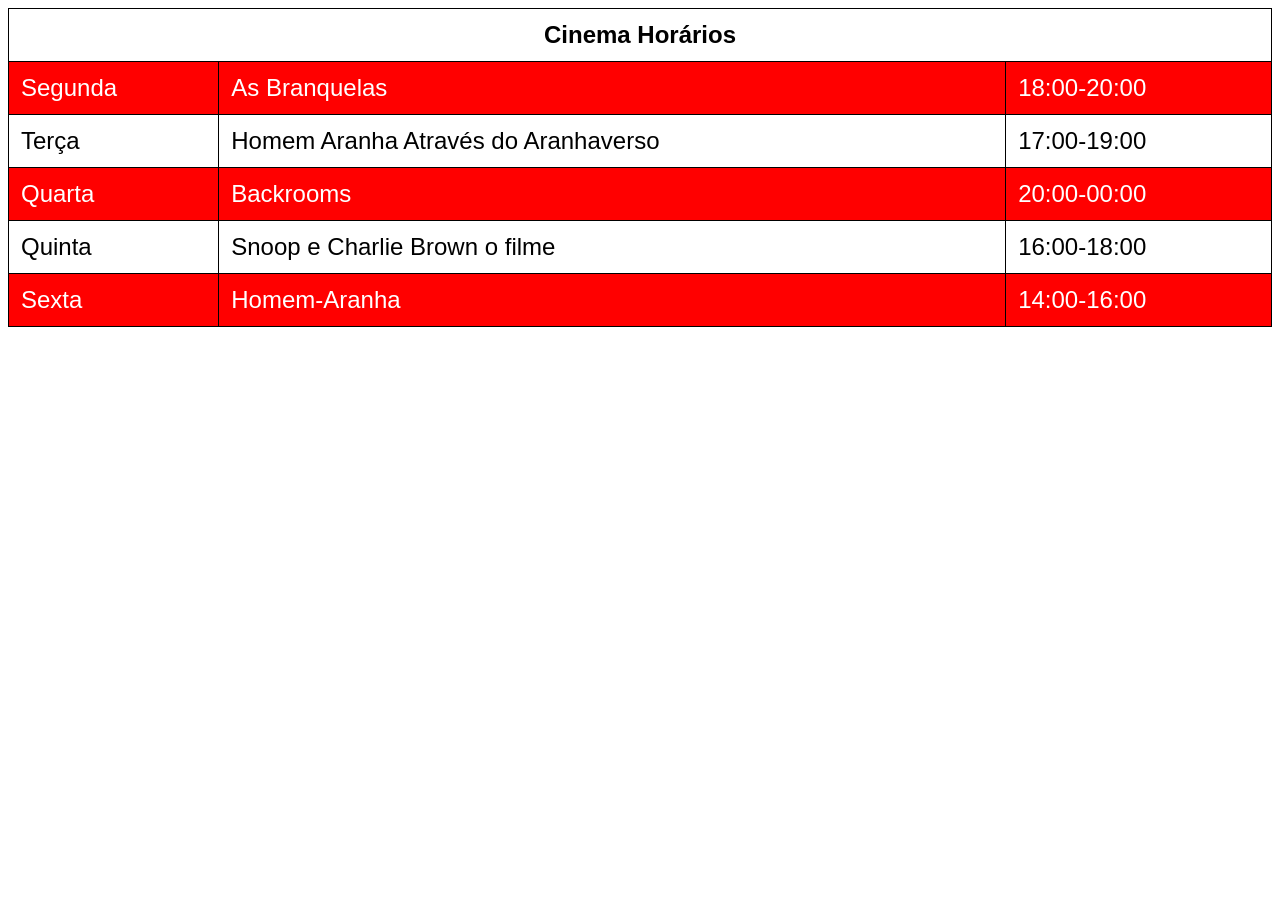
<file: assets/imagens/Downloads - Copia/tabela finalizada.html>
<!DOCTYPE html>
<html lang="pt-br">
<head>
    <meta charset="UTF-8">
    <meta name="viewport" content="width=device-width, initial-scale=1.0">
    <title>Document</title>
    <style>
        body {
            font-size: 24px;
            font-family: Arial, sans-serif;
        }
        table {
            width: 100%;
            border-collapse: collapse;
        }
        tbody tr:nth-child(odd) {
            background-color: #ff0000;
            color: #ffffff;
        }
        tbody tr:nth-child(even) {
            background-color: #ffffff;
        }
        thead th {
            background-color: transparent;
            text-align: center;
        }
        th, td {
            padding: 12px;
            border: 1px solid #000000;
            text-align: left;
            font-size: 24px;
        }
    </style>
</head>
<body>
   <table>
       <thead>
           <tr>
               <th colspan="3">Cinema Horários</th>
           </tr>
       </thead>
       <tbody>
           <tr>
               <td>Segunda</td>
               <td>As Branquelas</td>
               <td>18:00-20:00</td>
           </tr>
           <tr>
               <td>Terça</td>
               <td>Homem Aranha Através do Aranhaverso</td>
               <td>17:00-19:00</td>
           </tr>
           <tr>
               <td>Quarta</td>
               <td>Backrooms</td>
               <td>20:00-00:00</td>
           </tr>
           <tr>
               <td>Quinta</td>
               <td>Snoop e Charlie Brown o filme</td>
               <td>16:00-18:00</td>
          </tr>
              <tr>
                <td>Sexta</td>
                <td>Homem-Aranha</td>
                <td>14:00-16:00</td>
              </tr>

       </tbody>

   </table>
</body>
</html>
</file>
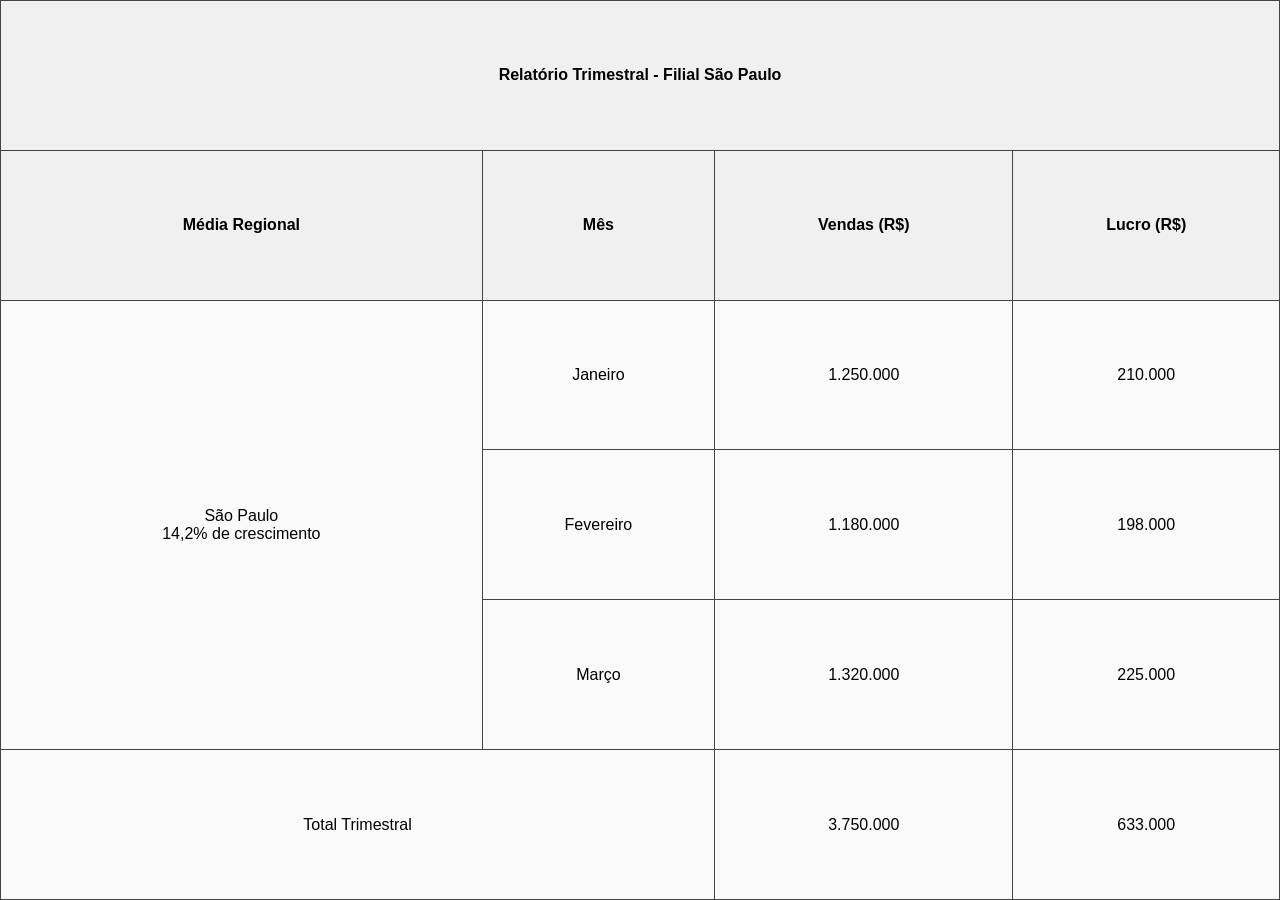
<file: assets/imagens/Downloads - Copia/tabela sp.html>
<!DOCTYPE html>
<html lang="en">
<head>
    <meta charset="UTF-8">
    <meta name="viewport" content="width=device-width, initial-scale=1.0">
    <title>Relatório Trimestral - Filial São Paulo</title>
    <style>
        html, body {
            margin: 0;
            padding: 0;
            width: 100%;
            height: 100%;
        }
        body {
            font-family: Arial, sans-serif;
            background: #fafafa;
        }
        table {
            border-collapse: collapse;
            width: 100%;
            height: 100%;
        }
        th, td {
            border: 1px solid #444;
            padding: 8px;
            text-align: center;
        }
        th {
            background: #f0f0f0;
        }
    </style>
</head>
<body>
    <table>
        <tr>
            <th colspan="4">Relatório Trimestral - Filial São Paulo</th>
        </tr>
        <tr>
            <th>Média Regional</th>
            <th>Mês</th>
            <th>Vendas (R$)</th>
            <th>Lucro (R$)</th>
        </tr>
        <tr>
            <td rowspan="3">São Paulo<br>14,2% de crescimento</td>
            <td>Janeiro</td>
            <td>1.250.000</td>
            <td>210.000</td>
        </tr>
        <tr>
            <td>Fevereiro</td>
            <td>1.180.000</td>
            <td>198.000</td>
        </tr>
        <tr>
            <td>Março</td>
            <td>1.320.000</td>
            <td>225.000</td>
        </tr>
        <tr>
            <td colspan="2">Total Trimestral</td>
            <td>3.750.000</td>
            <td>633.000</td>
        </tr>
    </table>
</body>
</html>
</file>
<file: assets/CSS/style.css>
:root{
  --blue:#00569D;
  --blue-dark:#003D70;
  --blue-deep:#032B4D;
  --ink:#10202E;
  --muted:#667787;
  --line:#DCE6ED;
  --light:#F4F8FB;
  --white:#fff;
  --gold:#C9A24A;
}

*{
  box-sizing:border-box;
  margin:0;
  padding:0;
}

html{
  scroll-behavior:smooth;
}

body{
  font-family:"DM Sans",Arial,sans-serif;
  color:var(--ink);
  background:#fff;
  overflow-x:hidden;
}

a{
  text-decoration:none;
  color:inherit;
}

button,
input,
textarea{
  font:inherit;
}

button{
  cursor:pointer;
}

.header{
  height:82px;
  position:sticky;
  top:0;
  z-index:100;
  background:rgba(255, 255, 255, 0.96);
  backdrop-filter:blur(15px);
  display:flex;
  align-items:center;
  padding:0 5.5%;
  border-bottom:1px solid var(--line);
  gap:34px;
}

.brand{
  display:flex;
  align-items:center;
  gap:11px;
  margin-right:auto;
}

.brand-logo{
  width:50px;
  height:50px;
  border-radius:50%;
  object-fit:contain;
  border:2px solid var(--blue);
  padding:2px;
  background:#fff;
}

.brand span{
  display:flex;
  flex-direction:column;
}

.brand strong{
  font-family:Oswald,sans-serif;
  font-size:18px;
  letter-spacing:2px;
  color:var(--blue-deep);
}

.brand small{
  font-size:8px;
  letter-spacing:1.7px;
  color:var(--muted);
  margin-top:2px;
}

.menu{
  display:flex;
  gap:27px;
  align-items:center;
}

.menu a{
  font-size:13px;
  font-weight:600;
  color:#435463;
  transition:.2s;
}

.menu a:hover{
  color:var(--gold
  );
}

.header-cta,
.btn{
  display:inline-flex;
  align-items:center;
  justify-content:center;
  gap:10px;
  border-radius:7px;
  font-weight:700;
  transition:.25s;
}

.header-cta{
  background:var(--blue);
  color:#fff;
  padding:12px 19px;
  font-size:13px;
}

.header-cta:hover,
.btn-primary:hover{
  background:var(--blue-dark);
  transform:translateY(-2px);
}

.menu-toggle{
  display:none;
  border:0;
  background:none;
  font-size:25px;
  color:var(--blue);
}

.hero{
  min-height:650px;
  background:linear-gradient(120deg,#f7fafc 0%,#fff 54%,#e9f2f8 100%);
  display:grid;
  grid-template-columns:1.05fr .95fr;
  align-items:center;
  padding:75px 7% 65px;
  position:relative;
  overflow:hidden;
}

.hero:before{
  content:"";
  position:absolute;
  width:550px;
  height:550px;
  border-radius:50%;
  right:-190px;
  top:-160px;
  border:1px solid #c9dbe8;
}

.hero-copy{
  position:relative;
  z-index:2;
  max-width:690px;
}

.eyebrow{
  font-size:11px;
  font-weight:800;
  letter-spacing:3px;
  color:#d3b36b;
}

.eyebrow.blue{
  color:var(--blue);
}

.hero h1{
  font-family:Oswald,sans-serif;
  text-transform:uppercase;
  font-size:clamp(55px,6.5vw,88px);
  line-height:.98;
  letter-spacing:-1px;
  margin:20px 0 24px;
  color:var(--blue-deep);
}

.hero h1 em{
  font-style:normal;
  color:var(--blue);
}

.hero-copy>p{
  font-size:17px;
  line-height:1.7;
  color:var(--muted);
  max-width:600px;
}

.hero-actions{
  display:flex;
  gap:12px;
  margin-top:30px;
}

.btn{
  padding:15px 23px;
  font-size:13px;
}

.btn-primary{
  background:var(--blue);
  color:#fff;
}

.btn-ghost{
  border:1px solid #aebfcb;
  color:var(--blue-deep);
  background:#fff;
}

.btn-ghost:hover{
  border-color:var(--blue);
  color:var(--blue);
}

.btn-dark{
  background:var(--blue-deep);
  color:#fff;
}

.hero-trust{
  display:flex;
  gap:34px;
  margin-top:50px;
  padding-top:22px;
  border-top:1px solid var(--line);
}

.hero-trust div{
  display:flex;
  flex-direction:column;
  gap:4px;
}

.hero-trust strong{
  font-size:12px;
}

.hero-trust span{
  font-size:10px;
  color:var(--muted);
}

.hero-visual{
  height:500px;
  position:relative;
  display:flex;
  align-items:center;
  justify-content:center;
}

.hero-ring{
  width:440px;
  height:440px;
  border-radius:50%;
  border:1px solid #bdd2e0;
  position:absolute;
}

.hero-ring:after{
  content:"";
  position:absolute;
  inset:18px;
  border-radius:50%;
  border:1px dashed #c9dbe8;
}

.hero-image{
  width:390px;
  height:390px;
  border-radius:50%;
  overflow:hidden;
  border:9px solid #fff;
  box-shadow:0 25px 60px rgba(0,57,98,.2);
  z-index:2;
}

.hero-image img{
  width:100%;
  height:100%;
  object-fit:cover;
}

.floating-card{
  position:absolute;
  z-index:3;
  right:3%;
  bottom:55px;
  background:#fff;
  box-shadow:0 18px 45px rgba(0,57,98,.15);
  border-radius:8px;
  padding:16px 20px;
  display:flex;
  gap:11px;
  align-items:flex-start;
  min-width:190px;
}

.floating-card .dot{
  width:9px;
  height:9px;
  background:#27a46b;
  border-radius:50%;
  margin-top:5px;
}

.floating-card div{
  display:flex;
  flex-direction:column;
}

.floating-card small{
  font-size:8px;
  color:var(--muted);
  letter-spacing:1px;
}

.floating-card strong{
  font-size:13px;
  margin:4px 0;
}

.floating-card b{
  color:var(--blue);
  font-size:15px;
}

.vertical-word{
  position:absolute;
  right:-10px;
  top:60px;
  writing-mode:vertical-rl;
  font-family:Oswald;
  color:#cbd9e2;
  letter-spacing:5px;
  font-size:11px;
}

.stats{
  display:grid;
  grid-template-columns:repeat(4,1fr);
  background:var(--blue-deep);
  color:#fff;
}

.stats>div{
  text-align:center;
  padding:27px;
  border-right:1px solid rgba(255,255,255,.1);
}

.stats>div:last-child{
  border:0;
}

.stats strong{
  font-family:Oswald;
  font-size:34px;
}

.stats strong span{
  color:#80b8dd;
}

.stats p{
  font-size:11px;
  color:#b7c9d6;
  margin-top:2px;
}

.section{
  padding:100px 7%;
}

.section-top{
  display:flex;
  align-items:end;
  justify-content:space-between;
  gap:40px;
  margin-bottom:35px;
}

.section-top h2,
.feature-copy h2,
.about h2,
.contact-card h2{
  font-family:Oswald,sans-serif;
  font-size:48px;
  line-height:1.05;
  color:var(--blue-deep);
  margin-top:12px;
}

.section-top>p{
  max-width:390px;
  color:var(--muted);
  line-height:1.6;
  font-size:14px;
}

.filters{
  display:flex;
  gap:8px;
  margin-bottom:25px;
}

.filter{
  border:1px solid var(--line);
  background:#fff;
  color:#61717d;
  border-radius:30px;
  padding:9px 17px;
  font-size:11px;
  font-weight:700;
}

.filter.active,
.filter:hover{
  background:var(--blue);
  border-color:var(--blue);
  color:#fff;
}

.animal-grid{
  display:flex;
  gap:22px;
  width:100%;
  overflow-x:auto;
  overflow-y:hidden;
  padding:8px 4px 18px;
  scroll-behavior:smooth;
  scroll-snap-type:x mandatory;
  scrollbar-width:none;
  cursor:grab;
  user-select:none;
}

.animal-grid::-webkit-scrollbar{
  display:none;
}

.animal-grid:active{
  cursor:grabbing;
}

.animal-card{
  flex:0 0 calc((100% - 44px) / 3);
  scroll-snap-align:start;
}

.carousel-controls{
  display:flex;
  align-items:center;
  justify-content:space-between;
  gap:24px;
  padding-top:14px;
  border-top:1px solid var(--line);
}

.carousel-progress{
  flex:1;
  height:5px;
  overflow:hidden;
  border-radius:10px;
  background:var(--light);
}

.carousel-progress-bar{
  display:block;
  width:0;
  height:100%;
  border-radius:inherit;
  background:var(--blue);
  transition:width .2s ease;
}

.carousel-arrows{
  display:flex;
  gap:8px;
}

.carousel-arrows button{
  display:flex;
  align-items:center;
  justify-content:center;
  width:40px;
  height:40px;
  border:1px solid var(--line);
  border-radius:8px;
  background:#fff;
  color:var(--blue-deep);
  font-size:22px;
  transition:.2s;
}

.carousel-arrows button:hover:not(:disabled){
  border-color:var(--blue);
  background:var(--blue);
  color:#fff;
}

.carousel-arrows button:disabled{
  opacity:.4;
  cursor:not-allowed;
}

.animal-card{
  border:1px solid var(--line);
  background:#fff;
  border-radius:10px;
  overflow:hidden;
  transition:.25s;
  box-shadow:0 8px 30px rgba(14,50,75,.04);
}

.animal-card:hover{
  transform:translateY(-6px);
  box-shadow:0 18px 45px rgba(14,50,75,.12);
  border-color:#b5cede;
}

.animal-photo{
  height:300px;
  position:relative;
  overflow:hidden;
  background:#dce9f0;
}

.animal-photo img{
  width:100%;
  height:100%;
  object-fit:cover;
  transition:.5s;
}

.animal-card:hover .animal-photo img{
  transform:scale(1.04);
}

.available,
.lot{
  position:absolute;
  top:15px;
  border-radius:20px;
  padding:7px 11px;
  font-size:8px;
  font-weight:800;
  letter-spacing:1px;
}

.available{
  left:15px;
  background:#e8f7ef;
  color:#208355;
}

.lot{
  right:15px;
  background:rgba(255,255,255,.9);
  color:var(--blue-deep);
}

.animal-body{
  padding:21px;
}

.animal-heading{
  display:flex;
  justify-content:space-between;
  align-items:center;
  color:var(--blue);
  font-size:9px;
  font-weight:800;
  letter-spacing:1.5px;
}

.animal-heading small{
  color:#83919b;
  letter-spacing:0;
  text-transform:none;
  font-weight:500;
}

.animal-heading small b{
  color:#d48e28;
}

.animal-body h3{
  font-family:Oswald;
  font-size:24px;
  color:var(--blue-deep);
  margin:9px 0 16px;
}

.specs{
  display:flex;
  border-top:1px solid var(--line);
  border-bottom:1px solid var(--line);
  padding:12px 0;
  margin-bottom:18px;
}

.specs span{
  flex:1;
  text-align:center;
  border-right:1px solid var(--line);
  font-size:10px;
  color:var(--muted);
}

.specs span:last-child{
  border:0;
}

.specs b{
  display:block;
  color:var(--ink);
  font-size:13px;
  margin-bottom:2px;
}

.animal-bottom{
  display:flex;
  justify-content:space-between;
  align-items:end;
}

.animal-bottom small{
  display:block;
  color:#84929d;
  font-size:9px;
}

.animal-bottom strong{
  display:block;
  color:var(--blue);
  font-family:Oswald;
  font-size:24px;
  margin-top:2px;
}

.animal-bottom button{
  border:0;
  background:none;
  color:var(--blue);
  font-weight:800;
  font-size:11px;
}

.feature{
  background:var(--light);
  display:grid;
  grid-template-columns:1fr 1fr;
  min-height:600px;
}

.feature-image{
  min-height:600px;
  position:relative;
  overflow:hidden;
}

.feature-image img{
  width:100%;
  height:100%;
  object-fit:cover;
  filter:saturate(.9);
}

.feature-image:after{
  content:"";
  position:absolute;
  inset:0;
  background:linear-gradient(90deg,rgba(0,29,52,.15),rgba(0,29,52,.55));
}

.feature-label{
  position:absolute;
  z-index:2;
  left:7%;
  bottom:8%;
  color:#fff;
  display:flex;
  flex-direction:column;
}

.feature-label strong{
  font-family:Oswald;
  font-size:52px;
  letter-spacing:2px;
}

.feature-label span{
  font-size:10px;
  letter-spacing:3px;
}

.feature-copy{
  padding:85px 9%;
  display:flex;
  flex-direction:column;
  justify-content:center;
}

.feature-copy h2{
  max-width:550px;
}

.feature-copy>p{
  color:var(--muted);
  line-height:1.7;
  max-width:520px;
  margin:20px 0;
}

.feature-points{
  display:flex;
  flex-direction:column;
  gap:13px;
  margin-bottom:25px;
}

.feature-points>div{
  display:flex;
  gap:13px;
  align-items:flex-start;
}

.feature-points>div>span{
  font-family:Oswald;
  color:#8da5b4;
  font-size:14px;
}

.feature-points p{
  display:flex;
  flex-direction:column;
}

.feature-points b{
  font-size:12px;
}

.feature-points small{
  color:var(--muted);
  font-size:10px;
  margin-top:2px;
}

.auctions{
  background:#fff;
}

.auction-grid{
  max-width:1050px;
  margin:auto;
}

.auction{
  display:flex;
  align-items:center;
  gap:22px;
  padding:18px;
  border:1px solid var(--line);
  border-radius:9px;
  margin-bottom:12px;
  transition:.2s;
}

.auction:hover{
  border-color:#a8c3d5;
  transform:translateX(4px);
}

.featured-auction{
  border-color:#86afd0;
  box-shadow:0 10px 35px rgba(0,86,157,.08);
}

.date{
  width:78px;
  height:78px;
  flex:none;
  border-radius:7px;
  background:var(--blue-deep);
  color:#fff;
  display:flex;
  flex-direction:column;
  align-items:center;
  justify-content:center;
}

.date small{
  font-size:9px;
  letter-spacing:2px;
}

.date strong{
  font-family:Oswald;
  font-size:34px;
  line-height:1;
}

.date span{
  font-size:8px;
  color:#9fb9ca;
}

.auction-content{
  flex:1;
}

.auction-content>span{
  font-size:8px;
  color:var(--blue);
  font-weight:800;
  letter-spacing:1.7px;
}

.auction-content h3{
  font-family:Oswald;
  color:var(--blue-deep);
  font-size:21px;
  margin:5px 0;
}

.auction-content p{
  font-size:11px;
  color:var(--muted);
}

.auction button{
  border:0;
  background:var(--blue);
  color:#fff;
  padding:12px 17px;
  border-radius:6px;
  font-size:10px;
  font-weight:800;
}

.about{
  padding:100px 7%;
  background:var(--blue);
  color:#fff;
}

.about-inner{
  display:grid;
  grid-template-columns:1fr 1fr;
  gap:100px;
  align-items:center;
  max-width:1200px;
  margin:auto;
}

.about h2{
  color:#fff;
  font-size:56px;
}

.about p{
  color:#d7e6ef;
  font-size:15px;
  line-height:1.8;
  margin-bottom:16px;
}

.about .eyebrow{
  color:#a9d2ee;
}

.contact{
  background:#f7fafc;
}

.contact-card{
  max-width:1050px;
  margin:auto;
  background:#fff;
  border:1px solid var(--line);
  border-radius:12px;
  padding:55px;
  display:grid;
  grid-template-columns:1fr 1fr;
  gap:60px;
  box-shadow:0 15px 50px rgba(18,52,74,.06);
}

.contact-card h2{
  font-size:43px;
}

.contact-card p{
  color:var(--muted);
  line-height:1.7;
  margin-top:14px;
}

.contact form{
  display:grid;
  gap:11px;
}

.contact input,
.contact textarea{
  width:100%;
  border:1px solid var(--line);
  border-radius:6px;
  padding:14px;
  color:var(--ink);
  outline:0;
  background:#fbfdfe;
  font-size:12px;
}

.contact input:focus,
.contact textarea:focus{
  border-color:var(--blue);
}

.contact textarea{
  min-height:110px;
  resize:vertical;
}

.full{
  width:100%;
  border:0;
}

footer{
  background:#021e35;
  color:#fff;
  padding:35px 7%;
  display:flex;
  justify-content:space-between;
  align-items:center;
  gap:20px;
}

.footer-brand{
  display:flex;
  align-items:center;
  gap:10px;
}

.footer-brand img{
  width:45px;
  height:45px;
  border-radius:50%;
  object-fit:contain;
  background:#fff;
}

.footer-brand div{
  display:flex;
  flex-direction:column;
}

.footer-brand strong{
  font-family:Oswald;
  letter-spacing:2px;
}

.footer-brand span{
  font-size:8px;
  letter-spacing:1.5px;
  color:#9eb4c4;
  margin-top:2px;
}

footer>p{
  font-size:10px;
  color:#8fa7b8;
}

.modal{
  position:fixed;
  inset:0;
  background:rgba(1,24,41,.78);
  z-index:3000;
  display:none;
  align-items:center;
  justify-content:center;
  padding:20px;
}

.modal.active{
  display:flex;
}

.modal-box{
  background:#fff;
  border-radius:12px;
  width:100%;
  max-width:450px;
  padding:25px;
  position:relative;
  box-shadow:0 30px 80px rgba(0,0,0,.3);
}

.modal-close{
  position:absolute;
  right:12px;
  top:7px;
  border:0;
  background:none;
  font-size:28px;
  color:#60717c;
}

.modal-box>img{
  width:100%;
  height:220px;
  object-fit:cover;
  border-radius:7px;
  margin-bottom:20px;
}

.modal-box h2{
  font-family:Oswald;
  font-size:30px;
  color:var(--blue-deep);
  margin:8px 0 16px;
}

.modal-specs{
  display:grid;
  grid-template-columns:repeat(3,1fr);
  border:1px solid var(--line);
  border-radius:7px;
  margin-bottom:15px;
}

.modal-specs p{
  padding:12px;
  text-align:center;
  border-right:1px solid var(--line);
}

.modal-specs p:last-child{
  border:0;
}

.modal-specs b{
  display:block;
  font-size:9px;
  color:#84929d;
}

.modal-specs span{
  font-size:11px;
  font-weight:700;
}

.expiry{
  background:#f1f7fb;
  border-radius:6px;
  padding:12px;
  font-size:11px;
  color:#60717c;
  margin-bottom:15px;
}

.expiry strong{
  color:var(--blue);
}

.toast{
  position:fixed;
  right:20px;
  bottom:20px;
  background:var(--blue-deep);
  color:#fff;
  padding:14px 18px;
  border-radius:7px;
  font-size:12px;
  box-shadow:0 15px 35px rgba(0,0,0,.2);
  transform:translateY(100px);
  opacity:0;
  transition:.3s;
  z-index:4000;
}

.toast.show{
  transform:translateY(0);
  opacity:1;
}

@media(max-width:1000px){

  .menu{
    gap:15px;
  }

  .header-cta{
    display:none;
  }

  .hero{
    grid-template-columns:1fr;
  }

  .hero-copy{
    max-width:760px;
  }

  .hero-visual{
    margin-top:20px;
  }

  .animal-card{
    flex-basis:calc((100% - 22px) / 2);
  }

  .feature{
    grid-template-columns:1fr;
  }

  .feature-image{
    min-height:450px;
  }

  .about-inner{
    gap:50px;
  }

  .contact-card{
    grid-template-columns:1fr;
  }

}

@media(max-width:760px){

  .header{
    height:auto;
    min-height:72px;
    flex-wrap:wrap;
    padding:10px 5%;
  }

  .menu-toggle{
    display:block;
    order:2;
  }

  .menu{
    display:none;
    order:3;
    width:100%;
    flex-direction:column;
    padding:12px 0 5px;
  }

  .menu.open{
    display:flex;
  }

  .brand{
    margin-right:auto;
  }

  .hero{
    padding:55px 6%;
  }

  .hero h1{
    font-size:52px;
  }

  .hero-trust{
    gap:15px;
    justify-content:space-between;
  }

  .hero-trust span{
    font-size:9px;
  }

  .hero-visual{
    height:390px;
  }

  .hero-ring{
    width:330px;
    height:330px;
  }

  .hero-image{
    width:290px;
    height:290px;
  }

  .vertical-word{
    display:none;
  }

  .floating-card{
    right:0;
    bottom:15px;
  }

  .stats{
    grid-template-columns:repeat(2,1fr);
  }

  .stats>div{
    padding:20px;
  }

  .section{
    padding:75px 6%;
  }

  .section-top{
    display:block;
  }

  .section-top>p{
    margin-top:15px;
  }

  .section-top h2{
    font-size:42px;
  }

  .animal-card{
    flex-basis:100%;
  }

  .feature-copy{
    padding:65px 7%;
  }

  .feature-copy h2{
    font-size:42px;
  }

  .about{
    padding:75px 6%;
  }

  .about-inner{
    grid-template-columns:1fr;
    gap:25px;
  }

  .about h2{
    font-size:46px;
  }

  .contact-card{
    padding:30px 22px;
    gap:35px;
  }

  footer{
    flex-direction:column;
    text-align:center;
  }

}

@media(max-width:450px){

  .hero h1{
    font-size:44px;
  }

  .hero-actions{
    flex-direction:column;
  }

  .hero-actions .btn{
    width:100%;
  }

  .hero-trust{
    display:grid;
    grid-template-columns:1fr 1fr;
  }

  .hero-visual{
    height:330px;
  }

  .hero-ring{
    width:270px;
    height:270px;
  }

  .hero-image{
    width:235px;
    height:235px;
  }

  .floating-card{
    transform:scale(.88);
    transform-origin:right bottom;
  }

  .stats strong{
    font-size:28px;
  }

  .animal-photo{
    height:280px;
  }

  .auction{
    flex-wrap:wrap;
  }

  .auction-content{
    min-width:180px;
  }

  .auction button{
    width:100%;
  }
  /* BOTÃO CONHEÇA NOSSA EQUIPE - coloquei 09/11 */

.about-team-btn {
    display: inline-flex;
    align-items: center;
    justify-content: center;
    background: #ffffff;
    color: var(--blue-deep);
    padding: 15px 25px;
    border-radius: 7px;
    font-size: 13px;
    font-weight: 700;
    margin-top: 12px;
    transition: .25s;
    width: fit-content;
    
}
/* 
.about-team-btn:hover {
    background: #e9f2f8;
    transform: translateY(-3px);
    box-shadow: 0 8px 20px rgba(0, 0, 0, .15);
}

@media (max-width: 760px) {
    .about-team-btn {
        width: 100%;
        text-align: center;
    }
} */




}
</file>
<file: assets/CSS/sobre-nos.css>
.ra-equipe {
    --ra-blue: #00569D;
    --ra-blue-dark: #003D70;
    --ra-blue-deep: #032B4D;
    --ra-ink: #10202E;
    --ra-muted: #667787;
    --ra-line: #DCE6ED;
    --ra-light: #F4F8FB;
    --ra-gold: #C9A24A;
    --ra-white: #ffffff;

    margin: 0;
    padding: 0;
    font-family: "DM Sans", Arial, sans-serif;
    color: var(--ra-ink);
    background: #fff;
    overflow-x: hidden;
}



.ra-equipe *,
.ra-equipe *::before,
.ra-equipe *::after {
    box-sizing: border-box;
}

.ra-equipe a {
    text-decoration: none;
    color: inherit;
}

.ra-equipe img {
    max-width: 100%;
    display: block;
}

.ra-equipe button {
    font: inherit;
}

/* CABEÇALHO */

.ra-header {
    min-height: 82px;
    padding: 12px 5.5%;
    display: flex;
    align-items: center;
    justify-content: space-between;
    gap: 25px;
    background: rgba(255, 255, 255, .97);
    border-bottom: 1px solid var(--ra-line);
    position: fixed;
    z-index: 10;
    width: 100%;
}


html{
  scroll-behavior:smooth;
}




.ra-brand {
    display: flex;
    align-items: center;
    gap: 11px;
}

.ra-brand img {
    width: 50px;
    height: 50px;
    border-radius: 50%;
    object-fit: contain;
    border: 2px solid var(--ra-blue);
    padding: 2px;
    background: #fff;
}

.ra-brand span {
    display: flex;
    flex-direction: column;
}

.ra-brand strong {
    font-family: Oswald, sans-serif;
    font-size: 18px;
    letter-spacing: 2px;
    color: var(--ra-blue-deep);
}

.ra-brand small {
    font-size: 8px;
    letter-spacing: 1.7px;
    color: var(--ra-muted);
    margin-top: 2px;
}

.ra-menu {
    display: flex;
    align-items: center;
    gap: 28px;
}




.ra-menu a {
    font-size: 12px;
    font-weight: 700;
    color: #435463;
    transition: .2s;
}

.ra-menu a:hover {
    color: var(--ra-blue);
}

.ra-header-btn {
    background: var(--ra-blue);
    color: #fff !important;
    padding: 12px 18px;
    border-radius: 7px;
    font-size: 12px;
    font-weight: 700;
    transition: .25s;
}

.ra-header-btn:hover {
    background: var(--ra-blue-dark);
    transform: translateY(-2px);
}

/* APRESENTAÇÃO */

.ra-hero {
    min-height: 570px;
    padding: 75px 8%;
    background: linear-gradient(120deg, #f7fafc, #fff 55%, #e9f2f8);
    display: grid;
    grid-template-columns: 1.1fr .9fr;
    align-items: center;
    position: relative;
    overflow: hidden;
}

.ra-hero-content {
    max-width: 650px;
    position: relative;
    z-index: 2;
}

.ra-eyebrow {
    display: inline-block;
    font-size: 10px;
    font-weight: 800;
    letter-spacing: 3px;
    color: var(--ra-gold);
}

.ra-blue {
    color: var(--ra-blue);
}

.ra-hero h1 {
    font-family: Oswald, sans-serif;
    text-transform: uppercase;
    font-size: clamp(58px, 7vw, 88px);
    line-height: .98;
    color: var(--ra-blue-deep);
    margin: 22px 0;
}

.ra-hero h1 em {
    color: var(--ra-blue);
    font-style: normal;
}

.ra-hero-content>p {
    max-width: 550px;
    color: var(--ra-muted);
    font-size: 15px;
    line-height: 1.8;
    margin-bottom: 30px;
}

.ra-primary-btn {
    display: inline-flex;
    justify-content: center;
    align-items: center;
    padding: 15px 23px;
    background: var(--ra-blue);
    color: #fff !important;
    border-radius: 7px;
    font-size: 12px;
    font-weight: 800;
    transition: .25s;
}

.ra-primary-btn:hover {
    background: var(--ra-blue-dark);
    transform: translateY(-3px);
}

.ra-hero-visual {
    height: 400px;
    position: relative;
    display: flex;
    justify-content: center;
    align-items: center;
}

.ra-hero-circle {
    width: 350px;
    height: 350px;
    position: absolute;
    border: 1px solid #bdd2e0;
    border-radius: 50%;
}

.ra-hero-circle::after {
    content: "";
    position: absolute;
    inset: 16px;
    border: 1px dashed #c9dbe8;
    border-radius: 50%;
}

.ra-hero-logo {
    width: 245px;
    height: 245px;
    border-radius: 50%;
    background: #fff;
    border: 9px solid #fff;
    box-shadow: 0 25px 60px rgba(0, 57, 98, .18);
    overflow: hidden;
    z-index: 2;
    display: flex;
    align-items: center;
    justify-content: center;
}

.ra-hero-logo img {
    width: 100%;
    height: 100%;
    object-fit: contain;
}

.ra-vertical {
    position: absolute;
    right: 0;
    top: 30px;
    writing-mode: vertical-rl;
    font-family: Oswald, sans-serif;
    font-size: 11px;
    letter-spacing: 5px;
    color: #cbd9e2;
}

.ra-floating {
    position: absolute;
    z-index: 3;
    right: 0;
    bottom: 25px;
    background: #fff;
    box-shadow: 0 15px 40px rgba(0, 57, 98, .13);
    border-radius: 8px;
    padding: 16px;
    display: flex;
    align-items: center;
    gap: 11px;
}

.ra-floating>span {
    width: 9px;
    height: 9px;
    background: #27a46b;
    border-radius: 50%;
}

.ra-floating div {
    display: flex;
    flex-direction: column;
    gap: 4px;
}

.ra-floating strong {
    font-size: 11px;
    color: var(--ra-blue-deep);
}

.ra-floating small {
    font-size: 9px;
    color: var(--ra-muted);
}

/* HISTÓRIA */

.ra-history {
    padding: 75px 9%;
    display: grid;
    grid-template-columns: 1fr 1fr;
    gap: 80px;
    align-items: center;
    border-bottom: 1px solid var(--ra-line);
}

.ra-history-title h2 {
    font-family: Oswald, sans-serif;
    color: var(--ra-blue-deep);
    font-size: 43px;
    line-height: 1.1;
    margin-top: 13px;
}

.ra-history-text p {
    font-size: 13px;
    color: var(--ra-muted);
    line-height: 1.9;
    margin-bottom: 15px;
}

/* SEÇÕES */

.ra-section {
    padding: 95px 7%;
    background: #fff;
}

.ra-section-heading {
    display: flex;
    justify-content: space-between;
    align-items: end;
    gap: 40px;
    margin-bottom: 38px;
}

.ra-section-heading h2 {
    font-family: Oswald, sans-serif;
    color: var(--ra-blue-deep);
    font-size: 49px;
    line-height: 1.1;
    margin-top: 10px;
}

.ra-section-heading>p {
    max-width: 370px;
    font-size: 13px;
    color: var(--ra-muted);
    line-height: 1.8;
}

/* DESTAQUE DOS FUNDADORES */

.ra-founder-feature {
    min-height: 260px;
    background: var(--ra-blue-deep);
    border-radius: 12px;
    padding: 45px 7%;
    margin-bottom: 35px;
    display: flex;
    align-items: center;
    gap: 65px;
    color: #fff;
    overflow: hidden;
    position: relative;
}

.ra-founder-feature::after {
    content: "";
    position: absolute;
    width: 280px;
    height: 280px;
    border: 1px solid rgba(255, 255, 255, .12);
    border-radius: 50%;
    right: -70px;
    top: -100px;
}

.ra-founder-symbol {
    width: 160px;
    height: 160px;
    border: 1px solid rgba(255, 255, 255, .4);
    border-radius: 50%;
    flex: none;
    display: flex;
    flex-direction: column;
    align-items: center;
    justify-content: center;
}

.ra-founder-symbol span {
    font-family: Oswald, sans-serif;
    font-size: 65px;
    color: #fff;
}

.ra-founder-symbol small {
    font-size: 8px;
    letter-spacing: 2px;
    color: #a9c8dd;
}

.ra-founder-feature>div:last-child {
    position: relative;
    z-index: 2;
}

.ra-founder-feature h3 {
    font-family: Oswald, sans-serif;
    font-size: 37px;
    line-height: 1.1;
    margin: 12px 0;
}

.ra-founder-feature p {
    color: #c3d7e4;
    font-size: 12px;
    line-height: 1.7;
    max-width: 430px;
}

/* CARTÕES DAS PESSOAS */

.ra-people-grid {
    display: grid;
    grid-template-columns: repeat(4, minmax(0, 1fr));
    gap: 20px;
}

.ra-person-card {
    border: 1px solid var(--ra-line);
    background: #fff;
    border-radius: 10px;
    overflow: hidden;
    transition: .3s;
    box-shadow: 0 8px 30px rgba(14, 50, 75, .04);
}

.ra-person-card:hover {
    transform: translateY(-7px);
    border-color: #a8c6d9;
    box-shadow: 0 18px 40px rgba(14, 50, 75, .12);
}

.ra-person-photo {
    height: 245px;
    background: linear-gradient(145deg, #dceaf3, #edf3f7);
    display: flex;
    align-items: center;
    justify-content: center;
    flex-direction: column;
    position: relative;
    overflow: hidden;
}

.ra-person-photo::before {
    content: "";
    position: absolute;
    width: 220px;
    height: 220px;
    border: 1px solid rgba(0, 86, 157, .12);
    border-radius: 50%;
}

.ra-person-photo::after {
    content: "";
    position: absolute;
    width: 175px;
    height: 175px;
    border: 1px dashed rgba(0, 86, 157, .15);
    border-radius: 50%;
}

.ra-person-photo span {
    font-family: Oswald, sans-serif;
    font-size: 65px;
    color: var(--ra-blue);
    position: relative;
    z-index: 1;
}

.ra-person-photo small {
    font-size: 8px;
    letter-spacing: 2px;
    color: #8299a9;
    margin-top: 3px;
    position: relative;
    z-index: 1;
}

.ra-person-info {
    padding: 22px 19px;
}

.ra-person-info>span {
    font-size: 8px;
    font-weight: 800;
    letter-spacing: 1.7px;
    color: var(--ra-blue);
}

.ra-person-info h3 {
    font-family: Oswald, sans-serif;
    font-size: 23px;
    color: var(--ra-blue-deep);
    margin: 8px 0;
}

.ra-person-info p {
    color: var(--ra-muted);
    font-size: 10px;
    line-height: 1.7;
}

/* DESENVOLVEDORES */

.ra-developers {
    padding: 95px 7%;
    background: var(--ra-light);
}

.ra-developers-heading h2 {
    color: #fff;
}

.ra-developers-heading>p {
    color: #c5d7e3;
}

.ra-developers .ra-section-heading {
    background: var(--ra-blue-deep);
    padding: 38px;
    border-radius: 10px;
    margin-bottom: 30px;
}

.ra-developers .ra-eyebrow {
    color: #a9d2ee;
}

.ra-dev-card .ra-person-photo {
    background: linear-gradient(145deg, #dceaf3, #f4f8fb);
}

.ra-dev-card .ra-person-info h3 {
    font-size: 21px;
}

/* FINAL */

.ra-final {
    padding: 90px 7%;
    background: linear-gradient(120deg, #f4f8fb, #fff);
    text-align: center;
}

.ra-final h2 {
    max-width: 650px;
    margin: 15px auto;
    font-family: Oswald, sans-serif;
    font-size: 48px;
    line-height: 1.1;
    color: var(--ra-blue-deep);
}

.ra-final p {
    font-size: 13px;
    color: var(--ra-muted);
    margin: 15px 0 25px;
}

/* RODAPÉ */

.ra-footer {
    background: #021e35;
    color: #fff;
    padding: 30px 7%;
    display: flex;
    justify-content: space-between;
    align-items: center;
    gap: 20px;
}

.ra-footer .ra-brand img {
    border: 0;
}

.ra-footer .ra-brand strong {
    color: #fff;
}

.ra-footer .ra-brand small {
    color: #9eb4c4;
}

.ra-footer>p {
    color: #8fa7b8;
    font-size: 10px;
}

/* RESPONSIVIDADE */

@media (max-width: 1000px) {

    .ra-hero {
        grid-template-columns: 1fr 1fr;
        padding: 65px 6%;
    }

    .ra-people-grid {
        grid-template-columns: repeat(2, 1fr);
    }

    .ra-history {
        gap: 40px;
    }

}

@media (max-width: 760px) {

    .ra-header {
        flex-wrap: wrap;
        padding: 12px 5%;
    }

    .ra-menu {
        order: 3;
        width: 100%;
        justify-content: center;
        flex-wrap: wrap;
        gap: 18px;
    }

    .ra-header-btn {
        font-size: 10px;
        padding: 10px 12px;
    }

    .ra-hero {
        grid-template-columns: 1fr;
        padding: 65px 7%;
    }

    .ra-hero h1 {
        font-size: 58px;
    }

    .ra-hero-visual {
        margin-top: 30px;
    }

    .ra-history {
        grid-template-columns: 1fr;
        gap: 20px;
        padding: 65px 7%;
    }

    .ra-section,
    .ra-developers {
        padding: 70px 6%;
    }

    .ra-section-heading {
        display: block;
    }

    .ra-section-heading>p {
        margin-top: 15px;
    }

    .ra-section-heading h2 {
        font-size: 42px;
    }

    .ra-founder-feature {
        gap: 25px;
        padding: 30px;
    }

    .ra-founder-symbol {
        width: 110px;
        height: 110px;
    }

    .ra-founder-symbol span {
        font-size: 45px;
    }

    .ra-developers .ra-section-heading {
        padding: 28px;
    }

    .ra-final h2 {
        font-size: 40px;
    }

    .ra-footer {
        flex-direction: column;
        text-align: center;
    }

}

@media (max-width: 480px) {

    .ra-brand img {
        width: 42px;
        height: 42px;
    }

    .ra-brand strong {
        font-size: 15px;
    }

    .ra-brand small {
        font-size: 7px;
    }

    .ra-menu {
        gap: 13px;
    }

    .ra-menu a {
        font-size: 10px;
    }

    .ra-hero {
        padding: 55px 6%;
    }

    .ra-hero h1 {
        font-size: 48px;
    }

    .ra-hero-visual {
        height: 310px;
    }

    .ra-hero-circle {
        width: 265px;
        height: 265px;
    }

    .ra-hero-logo {
        width: 190px;
        height: 190px;
    }

    .ra-vertical {
        display: none;
    }

   

    .ra-floating {
        right: 0;
        bottom: 0;
        transform: scale(.88);
        transform-origin: right bottom;
    }

    .ra-history-title h2 {
        font-size: 36px;
    }

    .ra-people-grid {
        grid-template-columns: 1fr;
        gap: 18px;
    }

    .ra-person-photo {
        height: 270px;
    }

    .ra-founder-feature {
        flex-direction: column;
        align-items: flex-start;
    }

    .ra-founder-feature h3 {
        font-size: 32px;
    }

    .ra-section-heading h2 {
        font-size: 37px;
    }

    .ra-final h2 {
        font-size: 34px;
    }

}
</file>
